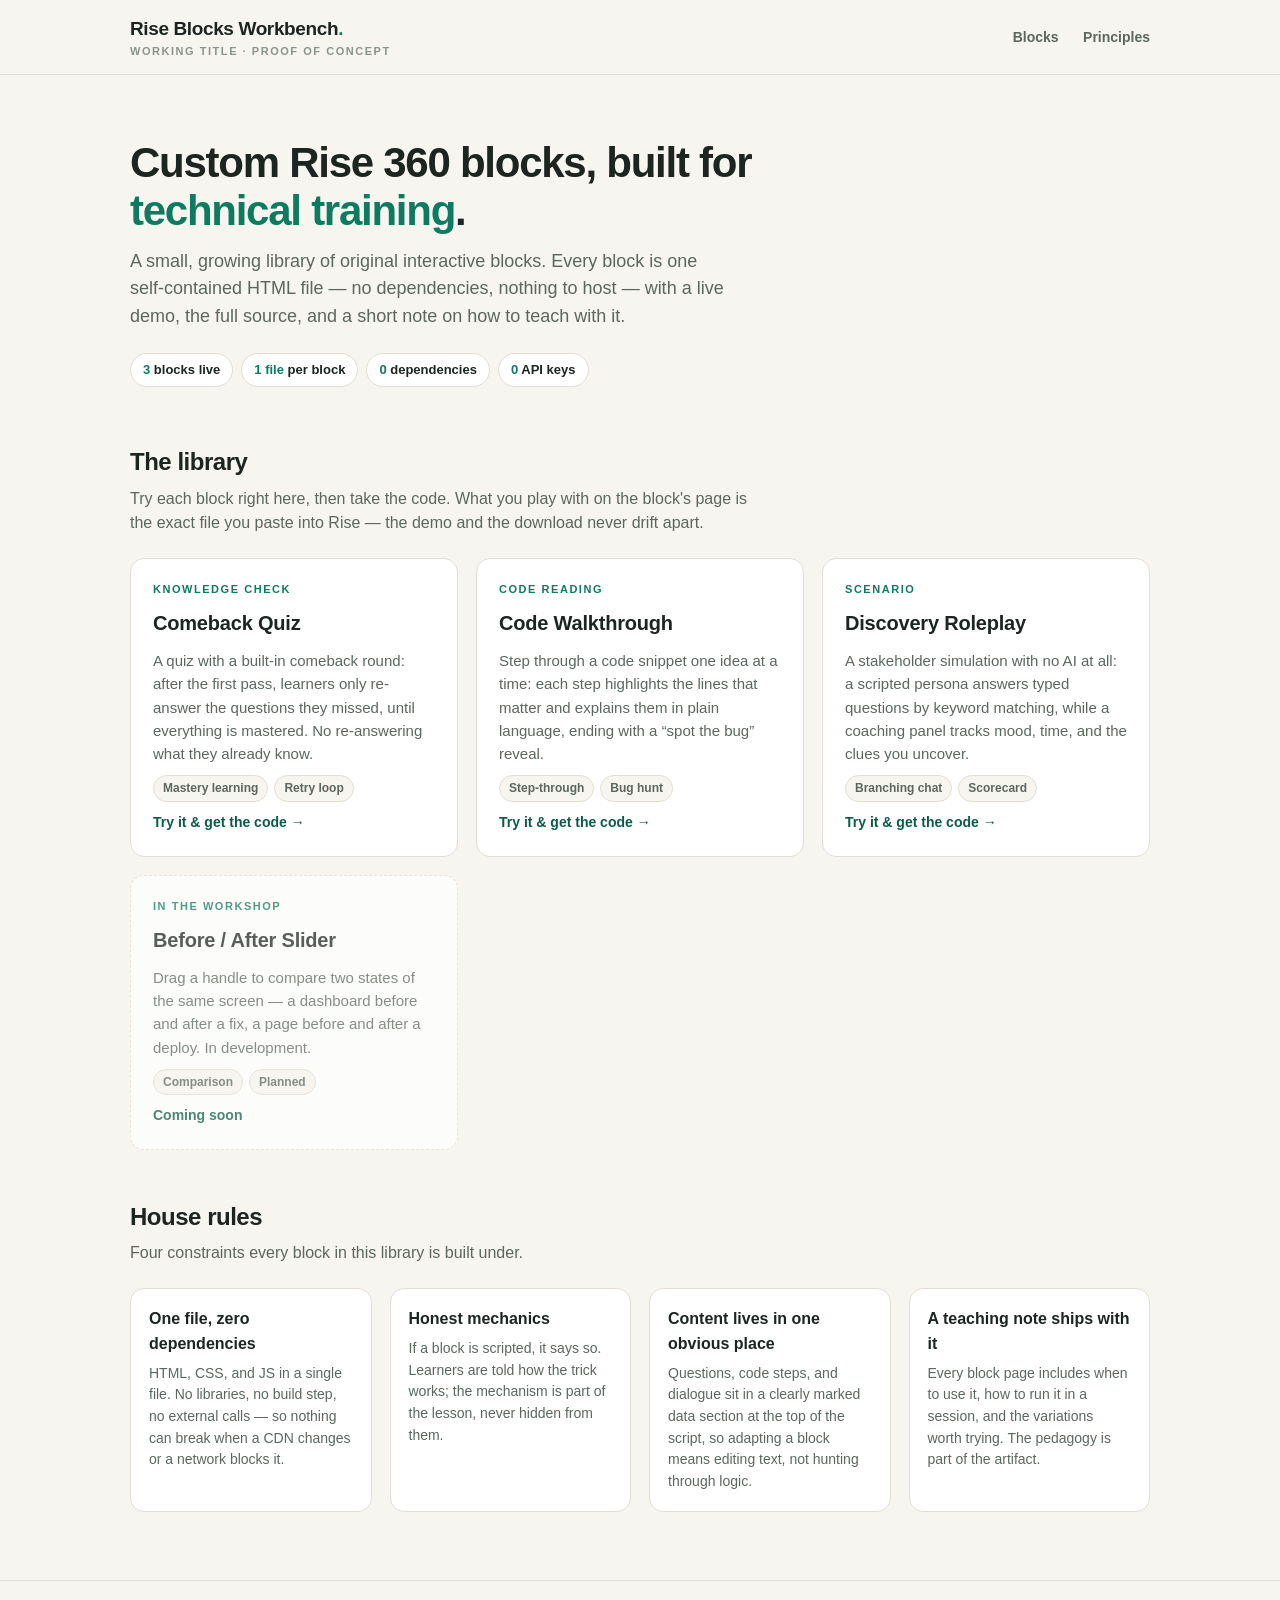
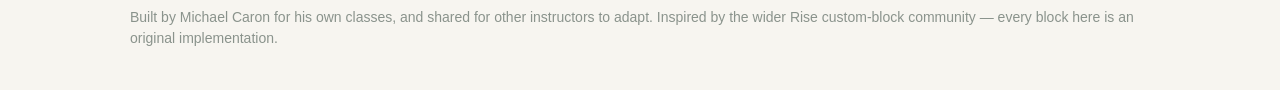
<file: index.html>
<!DOCTYPE html>
<html lang="en">
<head>
<meta charset="UTF-8">
<meta name="viewport" content="width=device-width, initial-scale=1.0">
<title>Rise Blocks Workbench — Custom Rise 360 blocks for technical training</title>
<meta name="description" content="A small library of original, single-file custom blocks for Rise 360, built for technical training. Live demos, copyable code, and a teaching note for every block.">
<link rel="stylesheet" href="assets/site.css">
</head>
<body>

<header class="site-head">
  <div class="wrap">
    <a class="wordmark" href="index.html">Rise Blocks Workbench<span class="dot">.</span>
      <small>Working title · proof of concept</small></a>
    <nav>
      <a href="#blocks">Blocks</a>
      <a href="#principles">Principles</a>
    </nav>
  </div>
</header>

<main class="wrap">

  <section class="hero">
    <h1>Custom Rise 360 blocks, built for <em>technical training</em>.</h1>
    <p>A small, growing library of original interactive blocks. Every block is one self-contained
       HTML file — no dependencies, nothing to host — with a live demo, the full source,
       and a short note on how to teach with it.</p>
    <div class="chips">
      <span class="chip"><b>3</b> blocks live</span>
      <span class="chip"><b>1 file</b> per block</span>
      <span class="chip"><b>0</b> dependencies</span>
      <span class="chip"><b>0</b> API keys</span>
    </div>
  </section>

  <section class="catalog" id="blocks">
    <h2>The library</h2>
    <p class="lede">Try each block right here, then take the code. What you play with on the
       block's page is the exact file you paste into Rise — the demo and the download never drift apart.</p>
    <div class="grid">

      <a class="card" href="library/comeback-quiz.html">
        <span class="kind">Knowledge check</span>
        <h3>Comeback Quiz</h3>
        <p>A quiz with a built-in comeback round: after the first pass, learners only re-answer
           the questions they missed, until everything is mastered. No re-answering what they already know.</p>
        <span class="tags"><span class="tag">Mastery learning</span><span class="tag">Retry loop</span></span>
        <span class="go">Try it &amp; get the code →</span>
      </a>

      <a class="card" href="library/code-walkthrough.html">
        <span class="kind">Code reading</span>
        <h3>Code Walkthrough</h3>
        <p>Step through a code snippet one idea at a time: each step highlights the lines that
           matter and explains them in plain language, ending with a “spot the bug” reveal.</p>
        <span class="tags"><span class="tag">Step-through</span><span class="tag">Bug hunt</span></span>
        <span class="go">Try it &amp; get the code →</span>
      </a>

      <a class="card" href="library/discovery-roleplay.html">
        <span class="kind">Scenario</span>
        <h3>Discovery Roleplay</h3>
        <p>A stakeholder simulation with no AI at all: a scripted persona answers typed questions
           by keyword matching, while a coaching panel tracks mood, time, and the clues you uncover.</p>
        <span class="tags"><span class="tag">Branching chat</span><span class="tag">Scorecard</span></span>
        <span class="go">Try it &amp; get the code →</span>
      </a>

      <div class="card soon">
        <span class="kind">In the workshop</span>
        <h3>Before / After Slider</h3>
        <p>Drag a handle to compare two states of the same screen — a dashboard before and after
           a fix, a page before and after a deploy. In development.</p>
        <span class="tags"><span class="tag">Comparison</span><span class="tag">Planned</span></span>
        <span class="go">Coming soon</span>
      </div>

    </div>
  </section>

  <section class="section" id="principles">
    <h2>House rules</h2>
    <p class="lede">Four constraints every block in this library is built under.</p>
    <div class="principles">
      <div class="principle">
        <h3>One file, zero dependencies</h3>
        <p>HTML, CSS, and JS in a single file. No libraries, no build step, no external calls —
           so nothing can break when a CDN changes or a network blocks it.</p>
      </div>
      <div class="principle">
        <h3>Honest mechanics</h3>
        <p>If a block is scripted, it says so. Learners are told how the trick works;
           the mechanism is part of the lesson, never hidden from them.</p>
      </div>
      <div class="principle">
        <h3>Content lives in one obvious place</h3>
        <p>Questions, code steps, and dialogue sit in a clearly marked data section at the top
           of the script, so adapting a block means editing text, not hunting through logic.</p>
      </div>
      <div class="principle">
        <h3>A teaching note ships with it</h3>
        <p>Every block page includes when to use it, how to run it in a session, and the
           variations worth trying. The pedagogy is part of the artifact.</p>
      </div>
    </div>
  </section>

</main>

<footer class="site-foot">
  <div class="wrap">
    Built by Michael Caron for his own classes, and shared for other instructors to adapt.
    Inspired by the wider Rise custom-block community — every block here is an original implementation.
  </div>
</footer>

</body>
</html>
</file>
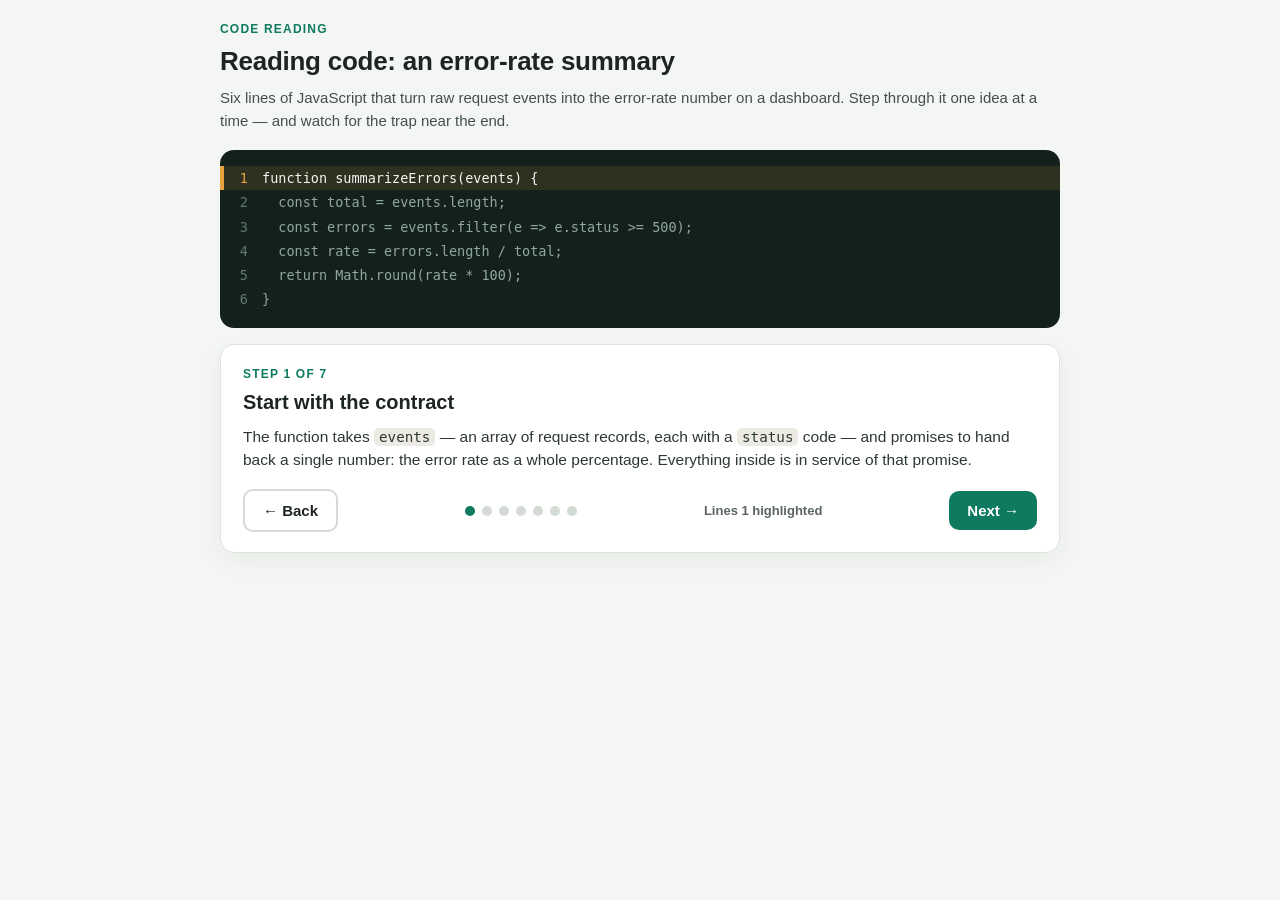
<file: blocks/code-walkthrough.html>
<!DOCTYPE html>
<html lang="en">
<head>
<meta charset="UTF-8">
<meta name="viewport" content="width=device-width, initial-scale=1.0">
<title>Code Walkthrough</title>
<style>
  *{box-sizing:border-box}
  body{margin:0;font-family:-apple-system,BlinkMacSystemFont,"Segoe UI",Roboto,Helvetica,Arial,sans-serif;
    background:#f4f6f4;color:#1d2521;line-height:1.5}
  .cw{max-width:880px;margin:0 auto;padding:20px}
  .cw-label{font-size:12px;font-weight:800;letter-spacing:.1em;text-transform:uppercase;color:#0e7a5f}
  .cw-title{margin:4px 0 6px;font-size:26px;letter-spacing:-.01em}
  .cw-sub{margin:0 0 18px;color:#43514a;font-size:15px}
  .cw-code{background:#14201c;border-radius:14px;padding:16px 0;overflow-x:auto;margin-bottom:16px}
  .cw-line{display:flex;gap:0;padding:2px 16px 2px 0;border-left:4px solid transparent;transition:background .2s}
  .cw-line .no{width:38px;flex:none;text-align:right;padding-right:14px;color:#5f7a6e;
    font-family:ui-monospace,SFMono-Regular,Menlo,Consolas,monospace;font-size:13.5px;user-select:none}
  .cw-line code{font-family:ui-monospace,SFMono-Regular,Menlo,Consolas,monospace;
    font-size:13.5px;color:#8fa89c;white-space:pre;transition:color .2s}
  .cw-line.on{background:rgba(232,163,61,.13);border-left-color:#e8a33d}
  .cw-line.on code{color:#f2f5f2}
  .cw-line.on .no{color:#e8a33d}
  .cw-panel{background:#fff;border:1px solid #dde3dd;border-radius:14px;padding:20px 22px;
    box-shadow:0 8px 24px rgba(20,32,28,.05)}
  .cw-step-kicker{font-size:12px;font-weight:800;letter-spacing:.1em;text-transform:uppercase;color:#0e7a5f;margin-bottom:4px}
  .cw-step-title{margin:0 0 8px;font-size:20px}
  .cw-step-text{margin:0;color:#2c3831;font-size:15.5px}
  .cw-step-text code{font-family:ui-monospace,Menlo,Consolas,monospace;font-size:.92em;
    background:#eceae2;border-radius:5px;padding:1px 5px}
  .cw-fix{display:none;margin-top:14px;background:#14201c;border-radius:10px;padding:12px 16px}
  .cw-fix.show{display:block}
  .cw-fix code{font-family:ui-monospace,Menlo,Consolas,monospace;font-size:13px;color:#dce8e2;white-space:pre}
  .cw-fix .plus{color:#7ee2ae}
  .cw-nav{display:flex;align-items:center;justify-content:space-between;gap:12px;margin-top:18px;flex-wrap:wrap}
  .cw-btn{border:0;border-radius:10px;padding:11px 18px;font-size:15px;font-weight:700;cursor:pointer;background:#0e7a5f;color:#fff}
  .cw-btn:disabled{background:#a9b3ac;cursor:not-allowed}
  .cw-btn.ghost{background:transparent;border:2px solid #d4dad4;color:#1d2521}
  .cw-dots{display:flex;gap:7px}
  .cw-dot{width:10px;height:10px;border-radius:50%;background:#d4dad4;border:0;padding:0;cursor:pointer}
  .cw-dot.on{background:#0e7a5f}
  .cw-count{font-size:13px;color:#5c665f;font-weight:600}
</style>
</head>
<body>
<div class="cw">
  <div class="cw-label">Code reading</div>
  <h2 class="cw-title" id="cwTitle">Reading code: an error-rate summary</h2>
  <p class="cw-sub" id="cwSub">Six lines of JavaScript that turn raw request events into the error-rate
     number on a dashboard. Step through it one idea at a time — and watch for the trap near the end.</p>

  <div class="cw-code" id="cwCode" aria-label="Code snippet"></div>

  <div class="cw-panel">
    <div class="cw-step-kicker" id="cwKicker">Step 1</div>
    <h3 class="cw-step-title" id="cwStepTitle"></h3>
    <p class="cw-step-text" id="cwStepText"></p>
    <div class="cw-fix" id="cwFix"><code id="cwFixCode"></code></div>
    <div class="cw-nav">
      <button class="cw-btn ghost" id="cwPrev">← Back</button>
      <div class="cw-dots" id="cwDots"></div>
      <span class="cw-count" id="cwCount"></span>
      <button class="cw-btn" id="cwNext">Next →</button>
    </div>
  </div>
</div>

<script>
/* ============================================================
   EDIT ME — the code being walked through, one string per line.
   ============================================================ */
var CODE = [
  "function summarizeErrors(events) {",
  "  const total = events.length;",
  "  const errors = events.filter(e => e.status >= 500);",
  "  const rate = errors.length / total;",
  "  return Math.round(rate * 100);",
  "}"
];

/* ============================================================
   EDIT ME — the steps. lines = 1-based line numbers to light up.
   Optional fix = a code snippet shown in a dark box (used for
   the "here's the repair" step).
   ============================================================ */
var STEPS = [
  {
    lines: [1],
    title: "Start with the contract",
    text: "The function takes <code>events</code> — an array of request records, each with a " +
          "<code>status</code> code — and promises to hand back a single number: the error rate " +
          "as a whole percentage. Everything inside is in service of that promise."
  },
  {
    lines: [2],
    title: "Count everything",
    text: "<code>total</code> is simply how many requests came in. This is the denominator of the " +
          "rate — the number every error will be compared against. Keep this line in mind; it matters later."
  },
  {
    lines: [3],
    title: "Count the failures",
    text: "<code>filter</code> keeps only the events whose status is 500 or above — the server-side " +
          "errors. Client mistakes (404s and friends) don't count here: this function measures " +
          "<em>our</em> failures, not the caller's."
  },
  {
    lines: [4],
    title: "Do the division",
    text: "Errors divided by total gives a fraction like 0.043. Simple — and quietly dependent on " +
          "an assumption the code never checks. Can you see it yet?"
  },
  {
    lines: [5],
    title: "Round it for humans",
    text: "<code>rate * 100</code> turns the fraction into a percentage and <code>Math.round</code> " +
          "drops the decimals, so a dashboard shows “4%” instead of “4.285714%”. The function ends here."
  },
  {
    lines: [2, 4],
    title: "Spot the bug: what if nothing happened?",
    text: "Run this at 3 a.m. on a quiet service and <code>events</code> can be empty. Then " +
          "<code>total</code> is 0, and line 4 divides by zero. In JavaScript that doesn't throw — " +
          "it returns <code>NaN</code>, and the dashboard quietly displays “NaN%” instead of an error. " +
          "The emptiest hour looks like a monitoring failure."
  },
  {
    lines: [4],
    title: "The fix: guard the denominator",
    text: "One line, placed before the division, turns the silent <code>NaN</code> into an honest 0. " +
          "Small functions earn trust at their edges: empty input, missing fields, and midnight are " +
          "where they break. When you read code, read the edges first.",
    fix: "+ if (total === 0) return 0;"
  }
];

/* ======================= engine (no need to edit) ======================= */
(function () {
  var step = 0;
  var codeEl = document.getElementById("cwCode");
  var dotsEl = document.getElementById("cwDots");

  function esc(s) {
    return s.replace(/&/g, "&amp;").replace(/</g, "&lt;").replace(/>/g, "&gt;");
  }

  CODE.forEach(function (line, i) {
    var row = document.createElement("div");
    row.className = "cw-line";
    row.id = "cwLine" + (i + 1);
    row.innerHTML = '<span class="no">' + (i + 1) + "</span><code>" + esc(line) + "</code>";
    codeEl.appendChild(row);
  });

  STEPS.forEach(function (_, i) {
    var d = document.createElement("button");
    d.className = "cw-dot";
    d.setAttribute("aria-label", "Go to step " + (i + 1));
    d.addEventListener("click", function () { go(i); });
    dotsEl.appendChild(d);
  });

  function go(i) {
    step = Math.max(0, Math.min(STEPS.length - 1, i));
    var s = STEPS[step];
    CODE.forEach(function (_, li) {
      document.getElementById("cwLine" + (li + 1)).classList.toggle("on", s.lines.indexOf(li + 1) !== -1);
    });
    document.getElementById("cwKicker").textContent =
      "Step " + (step + 1) + " of " + STEPS.length;
    document.getElementById("cwStepTitle").textContent = s.title;
    document.getElementById("cwStepText").innerHTML = s.text;
    var fix = document.getElementById("cwFix");
    if (s.fix) {
      document.getElementById("cwFixCode").innerHTML =
        '<span class="plus">' + esc(s.fix) + "</span>";
      fix.classList.add("show");
    } else {
      fix.classList.remove("show");
    }
    Array.prototype.forEach.call(dotsEl.children, function (d, di) {
      d.classList.toggle("on", di === step);
    });
    document.getElementById("cwCount").textContent =
      "Lines " + s.lines.join(", ") + " highlighted";
    document.getElementById("cwPrev").disabled = step === 0;
    document.getElementById("cwNext").disabled = step === STEPS.length - 1;
    document.getElementById("cwNext").textContent =
      step === STEPS.length - 1 ? "Done" : "Next →";
  }

  document.getElementById("cwPrev").addEventListener("click", function () { go(step - 1); });
  document.getElementById("cwNext").addEventListener("click", function () { go(step + 1); });
  document.addEventListener("keydown", function (e) {
    if (e.key === "ArrowRight") go(step + 1);
    if (e.key === "ArrowLeft") go(step - 1);
  });

  go(0);
})();
</script>
</body>
</html>
</file>
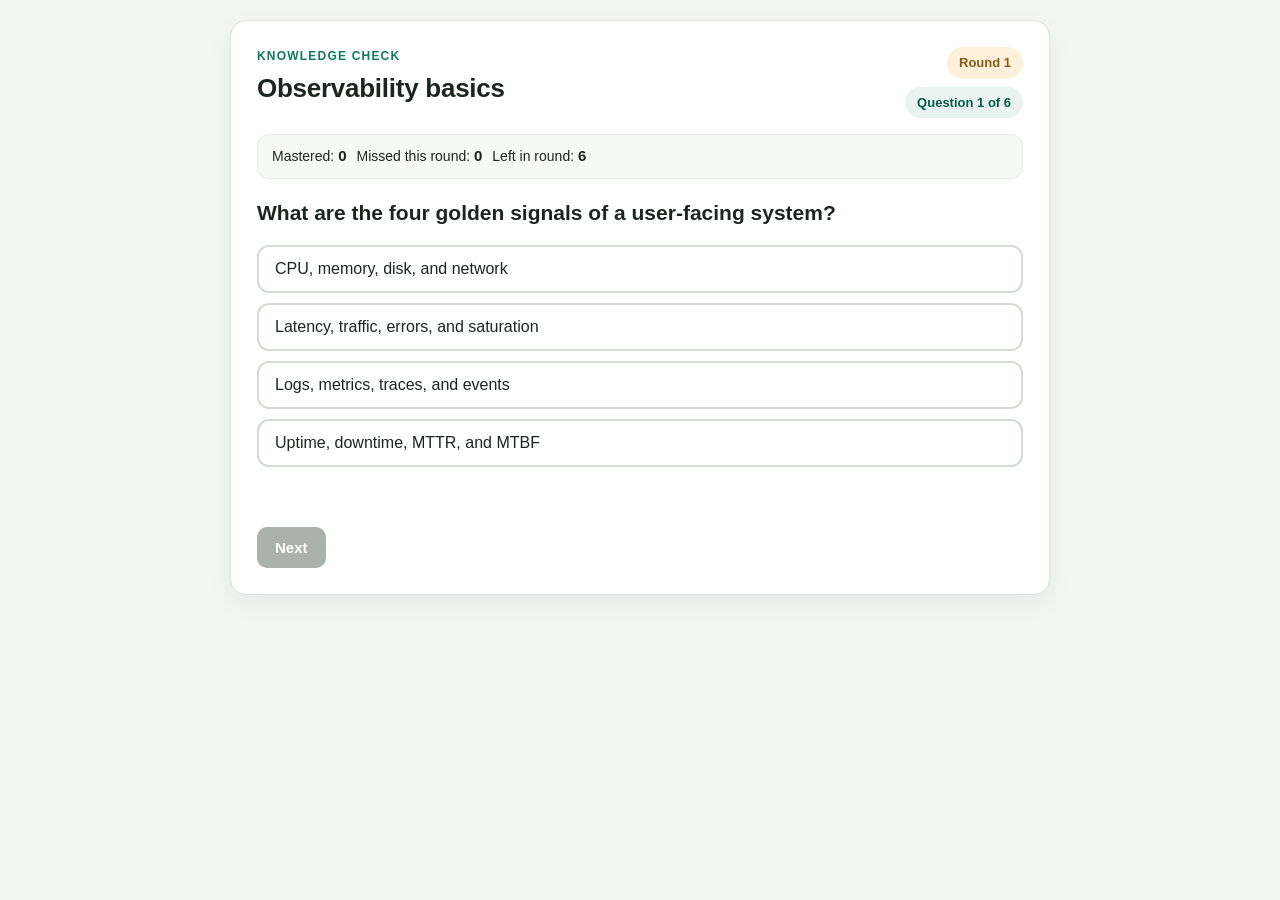
<file: blocks/comeback-quiz.html>
<!DOCTYPE html>
<html lang="en">
<head>
<meta charset="UTF-8">
<meta name="viewport" content="width=device-width, initial-scale=1.0">
<title>Comeback Quiz</title>
<style>
  *{box-sizing:border-box}
  body{margin:0;font-family:-apple-system,BlinkMacSystemFont,"Segoe UI",Roboto,Helvetica,Arial,sans-serif;
    background:#f4f6f4;color:#1d2521;line-height:1.5}
  .cq{max-width:860px;margin:0 auto;padding:20px}
  .cq-card{background:#fff;border:1px solid #dde3dd;border-radius:16px;padding:26px;
    box-shadow:0 8px 24px rgba(20,32,28,.06)}
  .cq-head{display:flex;justify-content:space-between;align-items:flex-start;gap:16px;flex-wrap:wrap;margin-bottom:16px}
  .cq-label{font-size:12px;font-weight:800;letter-spacing:.1em;text-transform:uppercase;color:#0e7a5f;margin-bottom:4px}
  .cq-title{margin:0;font-size:26px;letter-spacing:-.01em}
  .cq-badges{display:flex;flex-direction:column;gap:8px;align-items:flex-end}
  .cq-badge{background:#e9f4f0;color:#0a5c48;padding:6px 12px;border-radius:999px;font-size:13px;font-weight:700}
  .cq-badge.round{background:#fdf1dc;color:#8a5a12}
  .cq-score{display:flex;flex-wrap:wrap;gap:10px;background:#f7f9f7;border:1px solid #e4e9e4;
    border-radius:12px;padding:10px 14px;font-size:14px;margin-bottom:20px}
  .cq-score span b{font-size:15px}
  .cq-q{font-size:21px;font-weight:700;line-height:1.35;margin:0 0 18px}
  .cq-answers{display:grid;gap:10px}
  .cq-answer{width:100%;text-align:left;border:2px solid #d4dad4;background:#fff;color:#1d2521;
    border-radius:12px;padding:13px 16px;font-size:16px;cursor:pointer;transition:border-color .15s,background .15s}
  .cq-answer:hover:not(:disabled){border-color:#0e7a5f;background:#f2f8f5}
  .cq-answer:disabled{cursor:default}
  .cq-answer.right{border-color:#1d9d63;background:#eafaf1;font-weight:700}
  .cq-answer.wrong{border-color:#d24545;background:#fdf0f0;font-weight:700}
  .cq-feedback{margin-top:16px;min-height:24px;font-size:15px}
  .cq-feedback .verdict{font-weight:800}
  .cq-feedback .verdict.right{color:#157347}
  .cq-feedback .verdict.wrong{color:#b02a2a}
  .cq-feedback .why{display:block;margin-top:4px;color:#43514a;font-weight:400}
  .cq-actions{display:flex;gap:10px;flex-wrap:wrap;margin-top:20px}
  .cq-btn{border:0;border-radius:10px;padding:12px 18px;font-size:15px;font-weight:700;cursor:pointer}
  .cq-btn.primary{background:#0e7a5f;color:#fff}
  .cq-btn.primary:disabled{background:#a9b3ac;cursor:not-allowed}
  .cq-btn.retry{background:#e8a33d;color:#231a05}
  .cq-btn.dark{background:#1d2521;color:#fff}
  .cq-btn.ghost{background:transparent;border:2px solid #d4dad4;color:#1d2521}
  .cq-done{background:#eafaf1;border:1px solid #9fd8b8;border-radius:14px;padding:20px;font-size:16px}
  .cq-done h3{margin:0 0 8px;font-size:20px}
  .cq-done p{margin:0 0 6px}
  @media(max-width:600px){.cq-badges{align-items:flex-start}.cq-q{font-size:19px}}
</style>
</head>
<body>
<div class="cq">
  <div class="cq-card">
    <div class="cq-head">
      <div>
        <div class="cq-label">Knowledge check</div>
        <h2 class="cq-title" id="cqTitle">Observability basics</h2>
      </div>
      <div class="cq-badges">
        <span class="cq-badge round" id="cqRound">Round 1</span>
        <span class="cq-badge" id="cqProgress">Question 1 of 6</span>
      </div>
    </div>

    <div class="cq-score" aria-live="polite">
      <span>Mastered: <b id="cqMastered">0</b></span>
      <span>Missed this round: <b id="cqMissed">0</b></span>
      <span>Left in round: <b id="cqLeft">6</b></span>
    </div>

    <div id="cqBody">
      <p class="cq-q" id="cqQuestion"></p>
      <div class="cq-answers" id="cqAnswers"></div>
      <div class="cq-feedback" id="cqFeedback" aria-live="polite"></div>
      <div class="cq-actions">
        <button class="cq-btn primary" id="cqNext" disabled>Next</button>
        <button class="cq-btn retry" id="cqRetry" style="display:none">Start comeback round</button>
        <button class="cq-btn dark" id="cqRestart" style="display:none">Restart full quiz</button>
      </div>
    </div>
  </div>
</div>

<script>
/* ============================================================
   EDIT ME — your questions live here.
   answer = index of the correct option. why = feedback shown
   after answering, right or wrong.
   ============================================================ */
var QUESTIONS = [
  {
    q: "What are the four golden signals of a user-facing system?",
    options: [
      "CPU, memory, disk, and network",
      "Latency, traffic, errors, and saturation",
      "Logs, metrics, traces, and events",
      "Uptime, downtime, MTTR, and MTBF"
    ],
    answer: 1,
    why: "Latency, traffic, errors, and saturation — if you can only watch four things, watch these; they describe the service as its users experience it."
  },
  {
    q: "In NRQL, which clause narrows a query down to a single application?",
    options: ["FACET", "SINCE", "WHERE", "TIMESERIES"],
    answer: 2,
    why: "WHERE filters the events before anything is counted. FACET groups results, SINCE sets the time window, and TIMESERIES buckets them over time."
  },
  {
    q: "What does an SLO actually measure?",
    options: [
      "How fast the servers are",
      "Whether users are getting the level of service you promised them",
      "How many alerts fired this week",
      "The team's average ticket close time"
    ],
    answer: 1,
    why: "A service level objective is a promise about user experience — for example, 99.9% of requests succeeding — measured over a window of time."
  },
  {
    q: "A deploy finishes at 14:00. At 14:05 the error rate triples. What's the first thing to check?",
    options: [
      "Add more servers",
      "Restart every instance",
      "Wait an hour to see if it settles",
      "The change that just shipped"
    ],
    answer: 3,
    why: "Most incidents begin with a change. When the timeline points at a deploy, the deploy is suspect number one until the evidence clears it."
  },
  {
    q: "Which of these is a trace?",
    options: [
      "A chart of requests per minute",
      "One log line from a web server",
      "The connected path of spans one request took through your services",
      "A count of errors grouped by type"
    ],
    answer: 2,
    why: "A trace follows a single request across services as a chain of timed spans — it's how you see where one slow or failing request actually spent its time."
  },
  {
    q: "Your error budget for the month is fully spent by the 10th. What does that mean?",
    options: [
      "The SLO target was met early — ship freely",
      "Users experienced more unreliability than promised, so reliability work outranks new features until the budget recovers",
      "The monitoring bill is due",
      "Alerts should be muted until next month"
    ],
    answer: 1,
    why: "The error budget is the amount of unreliability the SLO allows. Burning it early is a signal to slow down and fix, not to mute the evidence."
  }
];

/* ======================= engine (no need to edit) ======================= */
(function () {
  var mastered = {};        // index -> true once answered correctly in any round
  var firstTryRight = 0;    // correct on the very first attempt
  var attempted = {};       // index -> true once attempted at all
  var round = 1;
  var queue = QUESTIONS.map(function (_, i) { return i; });
  var pos = 0;
  var missedThisRound = [];
  var answered = false;

  var el = function (id) { return document.getElementById(id); };
  var qEl = el("cqQuestion"), aEl = el("cqAnswers"), fEl = el("cqFeedback");
  var nextBtn = el("cqNext"), retryBtn = el("cqRetry"), restartBtn = el("cqRestart");

  function renderScore() {
    el("cqMastered").textContent = Object.keys(mastered).length;
    el("cqMissed").textContent = missedThisRound.length;
    el("cqLeft").textContent = queue.length - pos - (answered ? 1 : 0);
    el("cqRound").textContent = "Round " + round + (round > 1 ? " — missed questions only" : "");
    el("cqProgress").textContent = "Question " + Math.min(pos + 1, queue.length) + " of " + queue.length;
  }

  function renderQuestion() {
    answered = false;
    var item = QUESTIONS[queue[pos]];
    qEl.textContent = item.q;
    fEl.innerHTML = "";
    aEl.innerHTML = "";
    item.options.forEach(function (text, i) {
      var b = document.createElement("button");
      b.className = "cq-answer";
      b.textContent = text;
      b.addEventListener("click", function () { answer(i, b); });
      aEl.appendChild(b);
    });
    nextBtn.disabled = true;
    nextBtn.style.display = "";
    retryBtn.style.display = "none";
    restartBtn.style.display = "none";
    renderScore();
  }

  function answer(i, btn) {
    if (answered) return;
    answered = true;
    var idx = queue[pos];
    var item = QUESTIONS[idx];
    var right = i === item.answer;
    var firstAttempt = !attempted[idx];
    attempted[idx] = true;

    Array.prototype.forEach.call(aEl.children, function (b, bi) {
      b.disabled = true;
      if (bi === item.answer) b.classList.add("right");
    });
    if (!right) {
      btn.classList.add("wrong");
      missedThisRound.push(idx);
    } else {
      mastered[idx] = true;
      if (firstAttempt) firstTryRight++;
    }
    fEl.innerHTML = "";
    var v = document.createElement("span");
    v.className = "verdict " + (right ? "right" : "wrong");
    v.textContent = right ? "Correct." : "Not quite.";
    var w = document.createElement("span");
    w.className = "why";
    w.textContent = item.why;
    fEl.appendChild(v); fEl.appendChild(w);
    nextBtn.disabled = false;
    renderScore();
  }

  function endOfRound() {
    var total = QUESTIONS.length;
    var done = Object.keys(mastered).length;
    aEl.innerHTML = ""; fEl.innerHTML = "";
    if (missedThisRound.length === 0) {
      qEl.textContent = "Quiz complete";
      var box = document.createElement("div");
      box.className = "cq-done";
      box.innerHTML = "<h3>Everything mastered 🎉</h3>" +
        "<p>First-try score: <b>" + firstTryRight + " of " + total + "</b>.</p>" +
        "<p>Rounds taken: <b>" + round + "</b>. " +
        (round === 1 ? "Clean sweep — no comeback round needed."
                     : "The comeback rounds did their job: you finished on the questions that were actually hard for you, not the whole quiz again.") +
        "</p>";
      aEl.appendChild(box);
      nextBtn.style.display = "none";
      retryBtn.style.display = "none";
      restartBtn.style.display = "";
    } else {
      qEl.textContent = "Round " + round + " complete";
      var note = document.createElement("div");
      note.className = "cq-done";
      note.innerHTML = "<h3>" + done + " of " + total + " mastered</h3>" +
        "<p>You missed <b>" + missedThisRound.length + "</b> question" +
        (missedThisRound.length === 1 ? "" : "s") +
        ". The comeback round asks only those — nothing you've already proven you know.</p>";
      aEl.appendChild(note);
      nextBtn.style.display = "none";
      retryBtn.style.display = "";
      restartBtn.style.display = "";
    }
    renderScore();
  }

  nextBtn.addEventListener("click", function () {
    pos++;
    if (pos >= queue.length) endOfRound(); else renderQuestion();
  });

  retryBtn.addEventListener("click", function () {
    queue = missedThisRound.slice();
    missedThisRound = [];
    pos = 0;
    round++;
    renderQuestion();
  });

  restartBtn.addEventListener("click", function () {
    mastered = {}; attempted = {}; firstTryRight = 0;
    round = 1; missedThisRound = [];
    queue = QUESTIONS.map(function (_, i) { return i; });
    pos = 0;
    renderQuestion();
  });

  renderQuestion();
})();
</script>
</body>
</html>
</file>
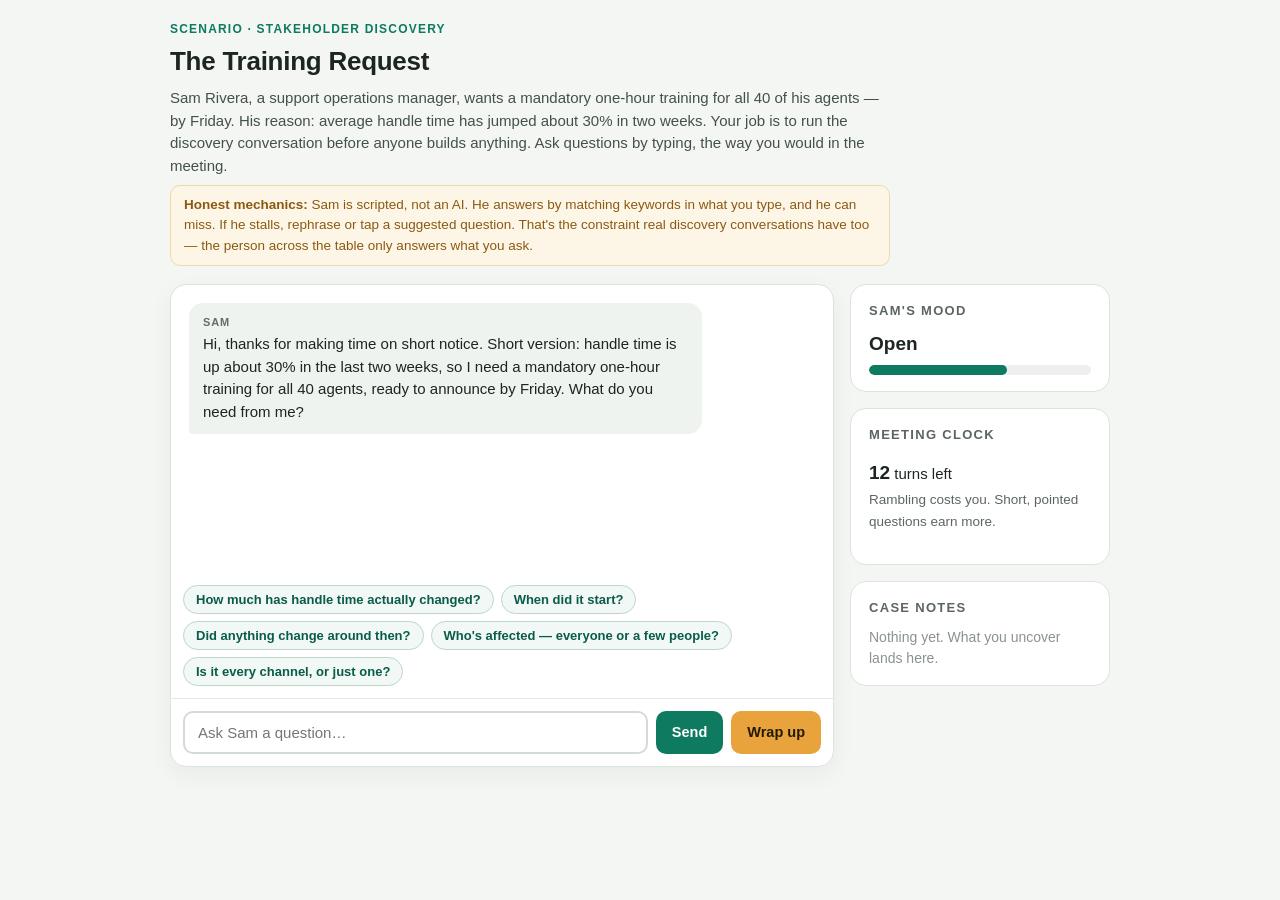
<file: blocks/discovery-roleplay.html>
<!DOCTYPE html>
<html lang="en">
<head>
<meta charset="UTF-8">
<meta name="viewport" content="width=device-width, initial-scale=1.0">
<title>Discovery Roleplay — The Training Request</title>
<style>
  *{box-sizing:border-box}
  body{margin:0;font-family:-apple-system,BlinkMacSystemFont,"Segoe UI",Roboto,Helvetica,Arial,sans-serif;
    background:#f4f6f4;color:#1d2521;line-height:1.5}
  .rp{max-width:980px;margin:0 auto;padding:20px}
  .rp-label{font-size:12px;font-weight:800;letter-spacing:.1em;text-transform:uppercase;color:#0e7a5f}
  .rp-title{margin:4px 0 6px;font-size:26px;letter-spacing:-.01em}
  .rp-brief{margin:0 0 8px;color:#43514a;font-size:15px;max-width:720px}
  .rp-honest{margin:0 0 18px;font-size:13.5px;color:#8a5a12;background:#fdf6e7;border:1px solid #ecd9a8;
    border-radius:10px;padding:9px 13px;max-width:720px}
  .rp-grid{display:grid;grid-template-columns:1fr 260px;gap:16px;align-items:start}
  @media(max-width:780px){.rp-grid{grid-template-columns:1fr}}
  .rp-chat{background:#fff;border:1px solid #dde3dd;border-radius:16px;display:flex;flex-direction:column;
    box-shadow:0 8px 24px rgba(20,32,28,.05)}
  .rp-log{padding:18px;display:flex;flex-direction:column;gap:12px;min-height:300px;max-height:460px;overflow-y:auto}
  .rp-msg{max-width:82%;padding:11px 14px;border-radius:14px;font-size:15px}
  .rp-msg.sam{background:#eef3f0;border-bottom-left-radius:4px;align-self:flex-start}
  .rp-msg.you{background:#0e7a5f;color:#fff;border-bottom-right-radius:4px;align-self:flex-end}
  .rp-msg .who{display:block;font-size:11px;font-weight:800;letter-spacing:.08em;text-transform:uppercase;opacity:.65;margin-bottom:3px}
  .rp-msg.typing{color:#5c665f;font-style:italic}
  .rp-input{border-top:1px solid #e4e9e4;padding:12px;display:flex;gap:8px}
  .rp-input input{flex:1;border:2px solid #d4dad4;border-radius:10px;padding:11px 13px;font-size:15px;font-family:inherit}
  .rp-input input:focus{outline:none;border-color:#0e7a5f}
  .rp-btn{border:0;border-radius:10px;padding:11px 16px;font-size:14.5px;font-weight:700;cursor:pointer;background:#0e7a5f;color:#fff}
  .rp-btn:disabled{background:#a9b3ac;cursor:not-allowed}
  .rp-btn.amber{background:#e8a33d;color:#231a05}
  .rp-btn.dark{background:#1d2521;color:#fff}
  .rp-btn.ghost{background:transparent;border:2px solid #d4dad4;color:#1d2521}
  .rp-chips{display:flex;flex-wrap:wrap;gap:7px;padding:0 12px 12px}
  .rp-chip{border:1.5px solid #bcd6cc;background:#f2f8f5;color:#0a5c48;border-radius:999px;
    padding:6px 12px;font-size:13px;font-weight:600;cursor:pointer}
  .rp-chip:hover{background:#e3f0ea}
  .rp-side{display:flex;flex-direction:column;gap:16px}
  .rp-panel{background:#fff;border:1px solid #dde3dd;border-radius:16px;padding:16px 18px}
  .rp-panel h3{margin:0 0 10px;font-size:13px;letter-spacing:.1em;text-transform:uppercase;color:#5c665f}
  .rp-mood-name{font-size:19px;font-weight:800;margin-bottom:6px}
  .rp-meter{height:10px;background:#edf0ed;border-radius:99px;overflow:hidden}
  .rp-meter i{display:block;height:100%;background:#0e7a5f;border-radius:99px;transition:width .5s ease}
  .rp-clock{font-size:15px}
  .rp-clock b{font-size:19px}
  .rp-notes{margin:0;padding-left:18px;font-size:14px;color:#2c3831}
  .rp-notes li{margin-bottom:7px}
  .rp-notes-empty{font-size:14px;color:#8a938c;margin:0}
  .rp-wrap{padding:18px}
  .rp-wrap h3{margin:0 0 10px;font-size:18px}
  .rp-rec{display:block;width:100%;text-align:left;border:2px solid #d4dad4;background:#fff;border-radius:12px;
    padding:13px 15px;font-size:15px;cursor:pointer;margin-bottom:10px;font-family:inherit}
  .rp-rec:hover{border-color:#0e7a5f;background:#f2f8f5}
  .rp-score{padding:18px}
  .rp-score h3{margin:0 0 12px;font-size:19px}
  .rp-score-row{border-top:1px solid #edf0ed;padding:10px 0}
  .rp-score-row:first-of-type{border-top:0}
  .rp-score-row .k{font-size:12px;font-weight:800;letter-spacing:.09em;text-transform:uppercase;color:#0e7a5f}
  .rp-score-row .v{font-weight:700;margin:2px 0}
  .rp-score-row p{margin:0;font-size:14px;color:#43514a}
</style>
</head>
<body>
<div class="rp">
  <div class="rp-label">Scenario · stakeholder discovery</div>
  <h2 class="rp-title">The Training Request</h2>
  <p class="rp-brief">Sam Rivera, a support operations manager, wants a mandatory one-hour training for all
     40 of his agents — by Friday. His reason: average handle time has jumped about 30% in two weeks.
     Your job is to run the discovery conversation before anyone builds anything. Ask questions by typing,
     the way you would in the meeting.</p>
  <p class="rp-honest"><b>Honest mechanics:</b> Sam is scripted, not an AI. He answers by matching keywords
     in what you type, and he can miss. If he stalls, rephrase or tap a suggested question. That's the
     constraint real discovery conversations have too — the person across the table only answers what you ask.</p>

  <div class="rp-grid">
    <div class="rp-chat">
      <div class="rp-log" id="rpLog" aria-live="polite"></div>
      <div id="rpCompose">
        <div class="rp-chips" id="rpChips"></div>
        <form class="rp-input" id="rpForm">
          <input id="rpText" type="text" autocomplete="off" placeholder="Ask Sam a question…">
          <button class="rp-btn" type="submit">Send</button>
          <button class="rp-btn amber" type="button" id="rpWrapBtn">Wrap up</button>
        </form>
      </div>
      <div id="rpEnd"></div>
    </div>

    <div class="rp-side">
      <div class="rp-panel">
        <h3>Sam's mood</h3>
        <div class="rp-mood-name" id="rpMoodName">Open</div>
        <div class="rp-meter"><i id="rpMoodBar" style="width:62%"></i></div>
      </div>
      <div class="rp-panel">
        <h3>Meeting clock</h3>
        <p class="rp-clock"><b id="rpTurns">12</b> turns left<br>
        <span style="color:#5c665f;font-size:13.5px">Rambling costs you. Short, pointed questions earn more.</span></p>
      </div>
      <div class="rp-panel">
        <h3>Case notes</h3>
        <p class="rp-notes-empty" id="rpNotesEmpty">Nothing yet. What you uncover lands here.</p>
        <ul class="rp-notes" id="rpNotes"></ul>
      </div>
    </div>
  </div>
</div>

<script>
/* ============================================================
   EDIT ME — the persona. Each topic: trigger words/phrases Sam
   listens for (phrases score higher than single words), the
   replies he gives as you dig (layers), an optional clue that
   lands in the case notes, and a mood effect.
   ============================================================ */
var TURNS_TOTAL = 12;

var TOPICS = [
  {
    id: "greeting",
    triggers: ["hello", "hi sam", "hey", "good morning", "good afternoon", "thanks for meeting", "thanks for your time"],
    layers: [
      "Hi — thanks for taking this quickly. I'll be honest, I mostly need a training date I can put in front of leadership on Friday. But ask what you need to ask."
    ],
    short: "Hi — happy to talk, though I mostly need a training date for Friday.",
    mood: 2
  },
  {
    id: "the_ask",
    triggers: ["training", "course", "class", "teach", "mandatory", "session", "curriculum", "the training", "build the training", "want training", "need training"],
    layers: [
      "The ask is simple: a one-hour mandatory session for all 40 agents on handling calls efficiently. Handle time is up, agents are slower — that's a skills thing, and training is the lever I control.",
      "Look, I know training gets eye-rolls. But I can't exactly walk into the exec review and say 'the vibe is off.' A course is a plan with a date on it."
    ],
    short: "I want a one-hour mandatory training for all 40 agents — handle time is up and training is the lever I control.",
    mood: -2
  },
  {
    id: "symptom",
    triggers: ["handle time", "aht", "how much", "data", "numbers", "metrics", "slower", "how bad", "percent"],
    layers: [
      "Average handle time on phone tickets is up about 30% — from roughly six minutes to nearly eight. Quality scores haven't moved, customers aren't complaining more. The calls just take longer.",
      "I pulled the report myself. It's not one or two long calls dragging the average — the whole distribution shifted. Every call seems to take a couple of minutes longer than it used to."
    ],
    short: "Handle time is up ~30%, six minutes to nearly eight, across the board.",
    clue: "Handle time is up ~30% (about 6 → 8 minutes), evenly across calls — not a few outliers.",
    mood: 3
  },
  {
    id: "timing",
    triggers: ["when did", "when does", "start", "began", "timeline", "how long", "sudden", "gradual"],
    layers: [
      "About two weeks ago. And it wasn't a drift — the chart is flat, flat, flat, then it steps up and stays up.",
      "If you want the exact day: the step happens on October 28th. Before that, normal. After that, the new normal."
    ],
    short: "It started about two weeks ago — a sharp step up, not a drift.",
    clue: "The jump starts sharply on Oct 28 — a step change, not a gradual decline.",
    mood: 4
  },
  {
    id: "change",
    triggers: ["change", "changed", "update", "release", "deploy", "rollout", "crm", "system", "software", "new field", "process change", "anything different", "anything changed", "anything change", "something changed", "something change"],
    layers: [
      "Around then? The CRM got a release — end of October. They added a mandatory 'resolution category' field agents have to fill in before they can close a ticket. I didn't think much of it; it's just a dropdown.",
      "It's not just a dropdown, I suppose. There are 40 categories, half of them sound the same, and the ticket won't save until you pick one. Agents sit there reading the list on every single call. But IT said it was a small change."
    ],
    short: "The CRM got a release in late October — a mandatory resolution-category dropdown on every ticket.",
    clue: "A CRM release on Oct 27 added a mandatory 'resolution category' field; the list has 40 look-alike options and a ticket won't save without one.",
    mood: 8
  },
  {
    id: "who",
    triggers: ["who", "new hires", "new agents", "everyone", "all agents", "tenured", "experienced", "veterans", "whole team"],
    layers: [
      "Everyone, as far as I can tell. That's partly why I landed on training for all 40 — it didn't look like a few people struggling.",
      "I did check after our last chat about this: the tenured agents — five, ten years in — slowed down by the same amount as the week-one hires. Same two minutes. Which is… odd, for a skills problem."
    ],
    short: "Everyone slowed down — new hires and veterans alike.",
    clue: "Tenured agents slowed exactly as much as new hires — which argues against a skills gap.",
    mood: 4
  },
  {
    id: "scope",
    triggers: ["chat", "email", "channel", "phone queue", "other queues", "everywhere", "every channel"],
    layers: [
      "It's the phone queue where it hurts. That's where the handle-time report comes from.",
      "Chat is interesting, actually — same agents, same customers, and chat handle time hasn't moved at all. But chat doesn't use the CRM form; it's a different tool."
    ],
    short: "It's the phone queue. Chat — same team, different tool — is unaffected.",
    clue: "Chat handle time is flat. Same agents, different tool: chat never touches the CRM form.",
    mood: 4
  },
  {
    id: "deadline",
    triggers: ["friday", "deadline", "budget", "cost", "executives", "leadership", "your boss", "exec review", "the deadline"],
    layers: [
      "Exec review is Friday. I need to walk in with a plan and a date, not a shrug. That's the pressure, honestly.",
      "Between us? A credible diagnosis on Friday would probably land better than a course date. Leadership cares that the number comes back down, not how."
    ],
    short: "Exec review is Friday — I need a plan, though a credible diagnosis would land fine.",
    mood: 0
  },
  {
    id: "fix_form",
    triggers: ["fix the form", "remove the field", "dropdown", "fewer categories", "defaults", "job aid", "cheat sheet", "trim the list", "top categories"],
    requires: "change",
    layers: [
      "Huh. If the list were the top five categories with a sensible default, agents would barely notice the field — and I could get that approved as a config tweak this week, no course build, no pulling 40 people off the phones. That… might actually be the plan for Friday.",
      "And a one-page job aid for the weird edge cases would cover the rest. You know, I came in here wanting a course. I think I wanted it because it was the only fix I could picture."
    ],
    short: "Trimming the category list with smart defaults is a config tweak I could get approved this week.",
    mood: 8
  },
  {
    id: "bot",
    triggers: ["are you a bot", "are you real", "are you ai", "robot", "actual person", "human"],
    layers: [
      "I'm a support operations manager with a staffing spreadsheet and a Friday deadline, which is about as real as it gets. Ask me about the numbers."
    ],
    short: "Very real, very deadline-driven. Ask me about the numbers.",
    mood: 2
  },
  {
    id: "smalltalk",
    triggers: ["how are you", "your day", "weather", "coffee", "weekend"],
    layers: [
      "Busy, like everyone. Two weeks of staring at a handle-time chart that won't behave. Anyway — what do you need to know?"
    ],
    short: "Busy. Anyway — what do you need to know?",
    mood: 1
  }
];

var FOLLOWUP_WORDS = ["tell me more", "go on", "why", "more about that", "explain", "what else", "dig deeper", "and then", "details"];

var FALLBACKS = [
  "Hmm, I'm not sure I follow. I can tell you about the numbers, when it started, who it hit, or what changed around then.",
  "That's outside what I can speak to. What I know is the queue got slower about two weeks ago and hasn't recovered.",
  "I don't have that in front of me. Try me on the handle time, the timeline, or the team."
];

var SUGGESTIONS = [
  "How much has handle time actually changed?",
  "When did it start?",
  "Did anything change around then?",
  "Who's affected — everyone or a few people?",
  "Is it every channel, or just one?"
];

var RECOMMENDATIONS = [
  {
    id: "train",
    label: "Schedule the mandatory one-hour training for all 40 agents, as requested.",
    verdict: "The requested fix",
    text: "This treats a workflow problem as a people problem. The evidence you gathered — a step change on Oct 28, veterans slowing exactly like new hires, chat untouched — points at the CRM field, not at skills. Training 40 people to cope with a 40-item dropdown leaves the two lost minutes in every call."
  },
  {
    id: "fix",
    label: "Fix the workflow first: trim the category list to the top few, add smart defaults, ship a one-page job aid — then re-measure in two weeks.",
    verdict: "Matches the evidence",
    text: "This is the recommendation the clues were building toward. Five categories cover about 90% of tickets, a default removes the decision from most calls, and re-measuring in two weeks tells leadership on Friday exactly how you'll know it worked."
  },
  {
    id: "wait",
    label: "Gather more data for another month before changing anything.",
    verdict: "Too passive",
    text: "Caution is cheap to recommend and expensive here: the pattern is already sharp (a dated step change with a matching release), and every week of waiting costs roughly two minutes on every phone call. You had enough to act — and a fix you can measure."
  }
];
</script>
<script>
/* ======================= engine (no need to edit) ======================= */
(function () {
  var mood = 62, turnsLeft = TURNS_TOTAL, lastTopic = null, fallbackIdx = 0, over = false;
  var depth = {}, cluesFound = [];
  TOPICS.forEach(function (t) { depth[t.id] = 0; });
  var TOTAL_CLUES = TOPICS.filter(function (t) { return t.clue; }).length;

  var log = document.getElementById("rpLog");
  var form = document.getElementById("rpForm");
  var input = document.getElementById("rpText");
  var chipsEl = document.getElementById("rpChips");
  var notesEl = document.getElementById("rpNotes");
  var notesEmpty = document.getElementById("rpNotesEmpty");

  function addMsg(who, text) {
    var d = document.createElement("div");
    d.className = "rp-msg " + (who === "Sam" ? "sam" : "you");
    var w = document.createElement("span");
    w.className = "who"; w.textContent = who;
    d.appendChild(w);
    d.appendChild(document.createTextNode(text));
    log.appendChild(d);
    log.scrollTop = log.scrollHeight;
    return d;
  }

  function normalize(s) {
    return s.toLowerCase().replace(/[^a-z0-9\s]/g, " ").replace(/\s+/g, " ").trim();
  }

  function scoreTopic(t, norm) {
    var score = 0;
    t.triggers.forEach(function (trig) {
      if (trig.indexOf(" ") !== -1) {
        if (norm.indexOf(trig) !== -1) score += 3;
      } else if (new RegExp("\\b" + trig + "\\b").test(norm)) {
        score += 1;
      }
    });
    return score;
  }

  function moodLabel() {
    if (mood >= 60) return "Open";
    if (mood >= 45) return "Curious";
    if (mood >= 28) return "Guarded";
    return "Defensive";
  }

  function renderSide() {
    document.getElementById("rpMoodName").textContent = moodLabel();
    document.getElementById("rpMoodBar").style.width = Math.max(0, Math.min(100, mood)) + "%";
    document.getElementById("rpTurns").textContent = turnsLeft;
    notesEl.innerHTML = "";
    cluesFound.forEach(function (c) {
      var li = document.createElement("li");
      li.textContent = c;
      notesEl.appendChild(li);
    });
    notesEmpty.style.display = cluesFound.length ? "none" : "";
  }

  function grantClue(t) {
    if (t.clue && cluesFound.indexOf(t.clue) === -1) cluesFound.push(t.clue);
  }

  function serveTopic(t, norm) {
    // A fix-it answer before the learner has found the change gets pushback.
    if (t.requires && depth[t.requires] === 0) {
      mood = Math.max(0, mood - 3);
      return "Fix what, exactly? Nobody's shown me anything broken in the form — I came to you about handle time being up. If you think something changed, ask me about it.";
    }
    var fresh = depth[t.id] < t.layers.length;
    var idx = Math.min(depth[t.id], t.layers.length - 1);
    if (fresh) { depth[t.id]++; mood = Math.max(0, Math.min(100, mood + (t.mood || 0))); }
    grantClue(t);
    lastTopic = t;
    var reply = t.layers[idx];

    // Two questions in one message: answer the runner-up briefly too.
    var best = scoreTopic(t, norm), second = null, secondScore = 0;
    TOPICS.forEach(function (o) {
      if (o.id === t.id || o.requires) return;
      var s = scoreTopic(o, norm);
      if (s >= 2 && s >= best * 0.6 && s > secondScore) { second = o; secondScore = s; }
    });
    if (second) {
      reply += "\n\nAnd on that: " + second.short.charAt(0).toLowerCase() + second.short.slice(1);
      grantClue(second);
      if (depth[second.id] === 0) depth[second.id] = 1;
    }
    return reply;
  }

  function respond(raw) {
    var norm = normalize(raw);
    var scored = TOPICS.map(function (t) { return { t: t, s: scoreTopic(t, norm) }; })
                       .sort(function (a, b) { return b.s - a.s; });
    var isFollowup = FOLLOWUP_WORDS.some(function (w) { return norm.indexOf(w) !== -1; });

    if (isFollowup && lastTopic && scored[0].s < 3) {
      if (depth[lastTopic.id] < lastTopic.layers.length) return serveTopic(lastTopic, norm);
      return "That's honestly all I've got on that. Ask me about something else — the numbers, the timing, the team.";
    }
    // Short, pointed questions ("What changed?", "Who's affected?") often rest
    // on a single trigger word — accept a lone match when the question is brief.
    var shortQ = norm.split(" ").length <= 4;
    if (scored[0].s >= 2 || (scored[0].s >= 1 && shortQ)) return serveTopic(scored[0].t, norm);

    var fb = FALLBACKS[fallbackIdx % FALLBACKS.length];
    fallbackIdx++;
    return fb;
  }

  function endChat() {
    over = true;
    document.getElementById("rpCompose").style.display = "none";
    var end = document.getElementById("rpEnd");
    var box = document.createElement("div");
    box.className = "rp-wrap";
    var h = document.createElement("h3");
    h.textContent = "Time to recommend";
    var p = document.createElement("p");
    p.style.cssText = "margin:0 0 14px;color:#43514a;font-size:15px";
    p.textContent = "The meeting's over. Based on what you uncovered, what do you tell Sam — and leadership — to do?";
    box.appendChild(h); box.appendChild(p);
    RECOMMENDATIONS.forEach(function (r) {
      var b = document.createElement("button");
      b.className = "rp-rec";
      b.textContent = r.label;
      b.addEventListener("click", function () { showScorecard(r); });
      box.appendChild(b);
    });
    end.appendChild(box);
  }

  function showScorecard(rec) {
    var end = document.getElementById("rpEnd");
    end.innerHTML = "";
    var box = document.createElement("div");
    box.className = "rp-score";
    var foundChange = TOPICS.some(function (t) {
      return t.id === "change" && cluesFound.indexOf(t.clue) !== -1;
    });
    var foundTiming = TOPICS.some(function (t) {
      return t.id === "timing" && cluesFound.indexOf(t.clue) !== -1;
    });

    var discV, discP;
    if (cluesFound.length >= TOTAL_CLUES) { discV = "Complete picture"; discP = "You found every clue the scenario held — the symptom, the timing, the change, the people, and the scope."; }
    else if (cluesFound.length >= 3) { discV = "Solid discovery"; discP = "You found " + cluesFound.length + " of " + TOTAL_CLUES + " clues — enough to argue from evidence, with a gap or two."; }
    else if (cluesFound.length >= 1) { discV = "Partial picture"; discP = "Only " + cluesFound.length + " of " + TOTAL_CLUES + " clues surfaced. The meeting clock is short on purpose: pointed questions early beat broad ones late."; }
    else { discV = "Mostly guesswork"; discP = "No clues landed in the case notes. Sam answered what he was asked — the discovery questions (how much, when, who, what changed) were the whole game."; }

    var rootV, rootP;
    if (foundChange) { rootV = "Identified"; rootP = "The Oct 27 CRM release and its mandatory category field — a workflow change landing one day before the step up in handle time."; }
    else if (foundTiming) { rootV = "Halfway there"; rootP = "You established the sharp Oct 28 start, which rules out gradual skill fade — but you didn't get to what actually changed that week."; }
    else { rootV = "Not identified"; rootP = "Without the timing and the change, 'agents got slower' stays a mystery — and training stays the default guess."; }

    var relV = moodLabel(), relP;
    if (mood >= 60) relP = "Sam leaves the meeting feeling heard — you asked before prescribing, so he'll carry your recommendation into the exec review himself.";
    else if (mood >= 45) relP = "Sam is persuadable but not sold. A recommendation this week would need the evidence spelled out for him.";
    else if (mood >= 28) relP = "Sam got guarded — prescribing early, or pushing past his answers, costs trust you then have to win back.";
    else relP = "Sam is defensive. Even a correct recommendation would struggle to land from here; the relationship needed repair before the advice.";

    function row(k, v, p) {
      return '<div class="rp-score-row"><div class="k">' + k + '</div><div class="v">' + v + "</div><p>" + p + "</p></div>";
    }
    box.innerHTML = "<h3>Scorecard</h3>" +
      row("Discovery", discV + " — " + cluesFound.length + "/" + TOTAL_CLUES + " clues", discP) +
      row("Root cause", rootV, rootP) +
      row("Relationship", relV, relP) +
      row("Recommendation", rec.verdict, rec.text) +
      '<div style="margin-top:16px"><button class="rp-btn dark" onclick="location.reload()">Run it again</button></div>';
    end.appendChild(box);
    box.scrollIntoView({ behavior: "smooth", block: "nearest" });
  }

  form.addEventListener("submit", function (e) {
    e.preventDefault();
    if (over) return;
    var text = input.value.trim();
    if (!text) return;
    input.value = "";
    addMsg("You", text);
    turnsLeft--;
    renderSide();
    var typing = addMsg("Sam", "typing…");
    typing.classList.add("typing");
    setTimeout(function () {
      var reply = respond(text);
      typing.remove();
      addMsg("Sam", reply);
      renderSide();
      if (turnsLeft <= 0 && !over) {
        setTimeout(function () {
          addMsg("Sam", "We're at time — I have to take something to Friday's review. Give me your recommendation.");
          endChat();
        }, 700);
      }
    }, 600);
  });

  document.getElementById("rpWrapBtn").addEventListener("click", function () {
    if (over) return;
    addMsg("Sam", "Okay — let's land it. What's your recommendation?");
    endChat();
  });

  SUGGESTIONS.forEach(function (s) {
    var b = document.createElement("button");
    b.className = "rp-chip";
    b.type = "button";
    b.textContent = s;
    b.addEventListener("click", function () {
      input.value = s;
      form.dispatchEvent(new Event("submit", { cancelable: true }));
    });
    chipsEl.appendChild(b);
  });

  addMsg("Sam", "Hi, thanks for making time on short notice. Short version: handle time is up about 30% in the last two weeks, so I need a mandatory one-hour training for all 40 agents, ready to announce by Friday. What do you need from me?");
  renderSide();
})();
</script>
</body>
</html>
</file>
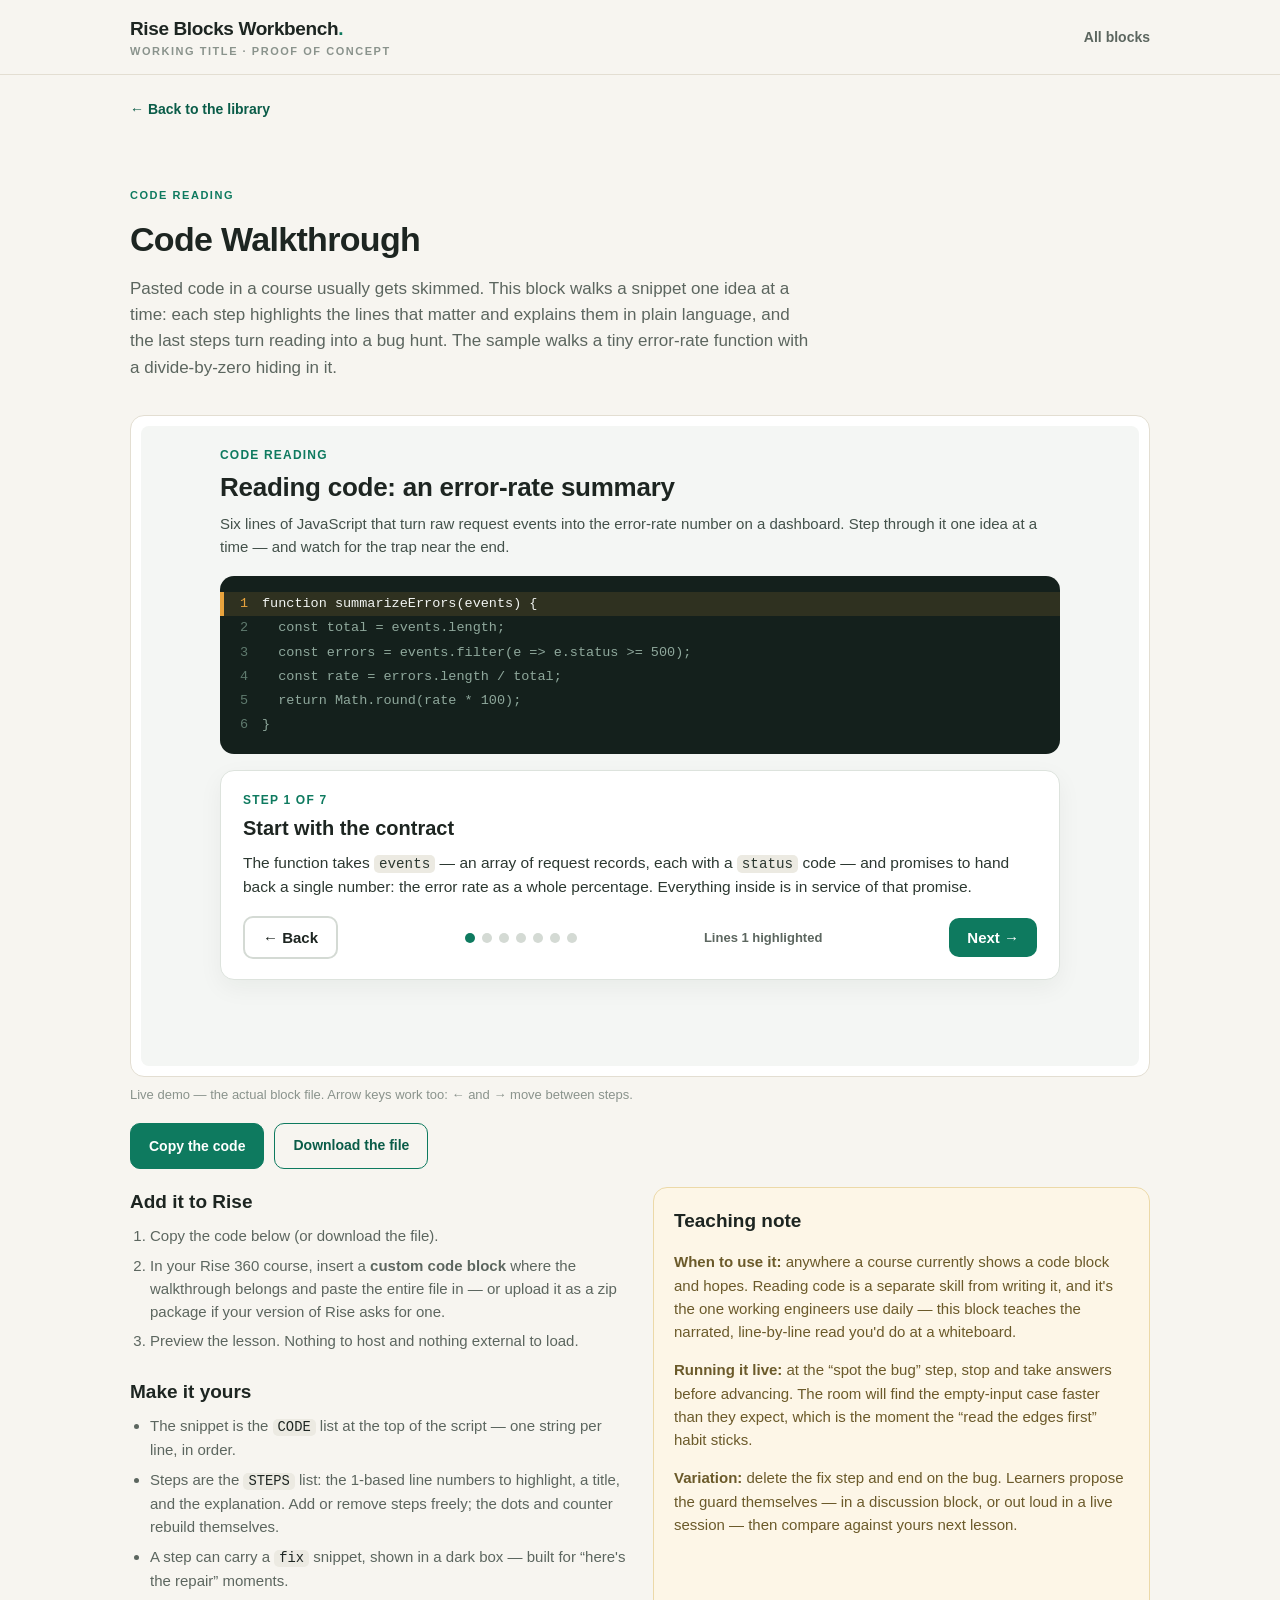
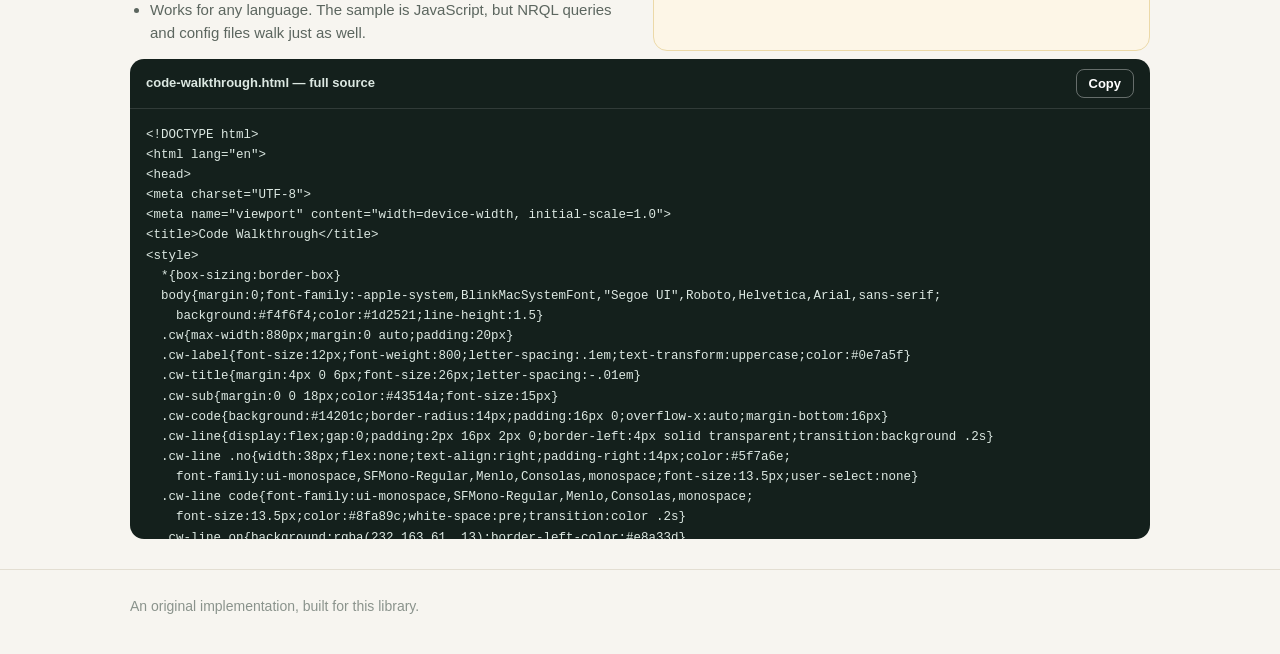
<file: library/code-walkthrough.html>
<!DOCTYPE html>
<html lang="en">
<head>
<meta charset="UTF-8">
<meta name="viewport" content="width=device-width, initial-scale=1.0">
<title>Code Walkthrough — Rise Blocks Workbench</title>
<link rel="stylesheet" href="../assets/site.css">
</head>
<body>

<header class="site-head">
  <div class="wrap">
    <a class="wordmark" href="../index.html">Rise Blocks Workbench<span class="dot">.</span>
      <small>Working title · proof of concept</small></a>
    <nav><a href="../index.html#blocks">All blocks</a></nav>
  </div>
</header>

<main class="wrap" data-block-file="../blocks/code-walkthrough.html">

  <p style="margin-top:22px"><a class="back" href="../index.html#blocks">← Back to the library</a></p>

  <section class="block-head">
    <span class="kind">Code reading</span>
    <h1>Code Walkthrough</h1>
    <p>Pasted code in a course usually gets skimmed. This block walks a snippet one idea at a time:
       each step highlights the lines that matter and explains them in plain language, and the last
       steps turn reading into a bug hunt. The sample walks a tiny error-rate function with a
       divide-by-zero hiding in it.</p>
  </section>

  <div class="demo-frame">
    <iframe src="../blocks/code-walkthrough.html" style="height:640px" title="Code Walkthrough live demo"></iframe>
  </div>
  <p class="demo-note">Live demo — the actual block file. Arrow keys work too: ← and → move between steps.</p>

  <div class="actions">
    <button class="btn" data-copy-block>Copy the code</button>
    <a class="btn ghost" href="../blocks/code-walkthrough.html" download>Download the file</a>
  </div>

  <div class="cols">
    <div>
      <h2>Add it to Rise</h2>
      <ol>
        <li>Copy the code below (or download the file).</li>
        <li>In your Rise 360 course, insert a <b>custom code block</b> where the walkthrough belongs and paste the entire file in — or upload it as a zip package if your version of Rise asks for one.</li>
        <li>Preview the lesson. Nothing to host and nothing external to load.</li>
      </ol>
      <h2 style="margin-top:24px">Make it yours</h2>
      <ul>
        <li>The snippet is the <code>CODE</code> list at the top of the script — one string per line, in order.</li>
        <li>Steps are the <code>STEPS</code> list: the 1-based line numbers to highlight, a title, and the explanation. Add or remove steps freely; the dots and counter rebuild themselves.</li>
        <li>A step can carry a <code>fix</code> snippet, shown in a dark box — built for “here's the repair” moments.</li>
        <li>Works for any language. The sample is JavaScript, but NRQL queries and config files walk just as well.</li>
      </ul>
    </div>
    <div class="note-box">
      <h2>Teaching note</h2>
      <p><b>When to use it:</b> anywhere a course currently shows a code block and hopes. Reading code is a
         separate skill from writing it, and it's the one working engineers use daily — this block teaches
         the narrated, line-by-line read you'd do at a whiteboard.</p>
      <p><b>Running it live:</b> at the “spot the bug” step, stop and take answers before advancing.
         The room will find the empty-input case faster than they expect, which is the moment the
         “read the edges first” habit sticks.</p>
      <p><b>Variation:</b> delete the fix step and end on the bug. Learners propose the guard themselves —
         in a discussion block, or out loud in a live session — then compare against yours next lesson.</p>
    </div>
  </div>

  <div class="source-box">
    <header><span>code-walkthrough.html — full source</span>
      <button class="copy-mini" data-copy-block>Copy</button></header>
    <pre><code id="sourceCode">Loading source…</code></pre>
  </div>

</main>

<footer class="site-foot">
  <div class="wrap">An original implementation, built for this library.</div>
</footer>

<script src="../assets/site.js"></script>
</body>
</html>
</file>
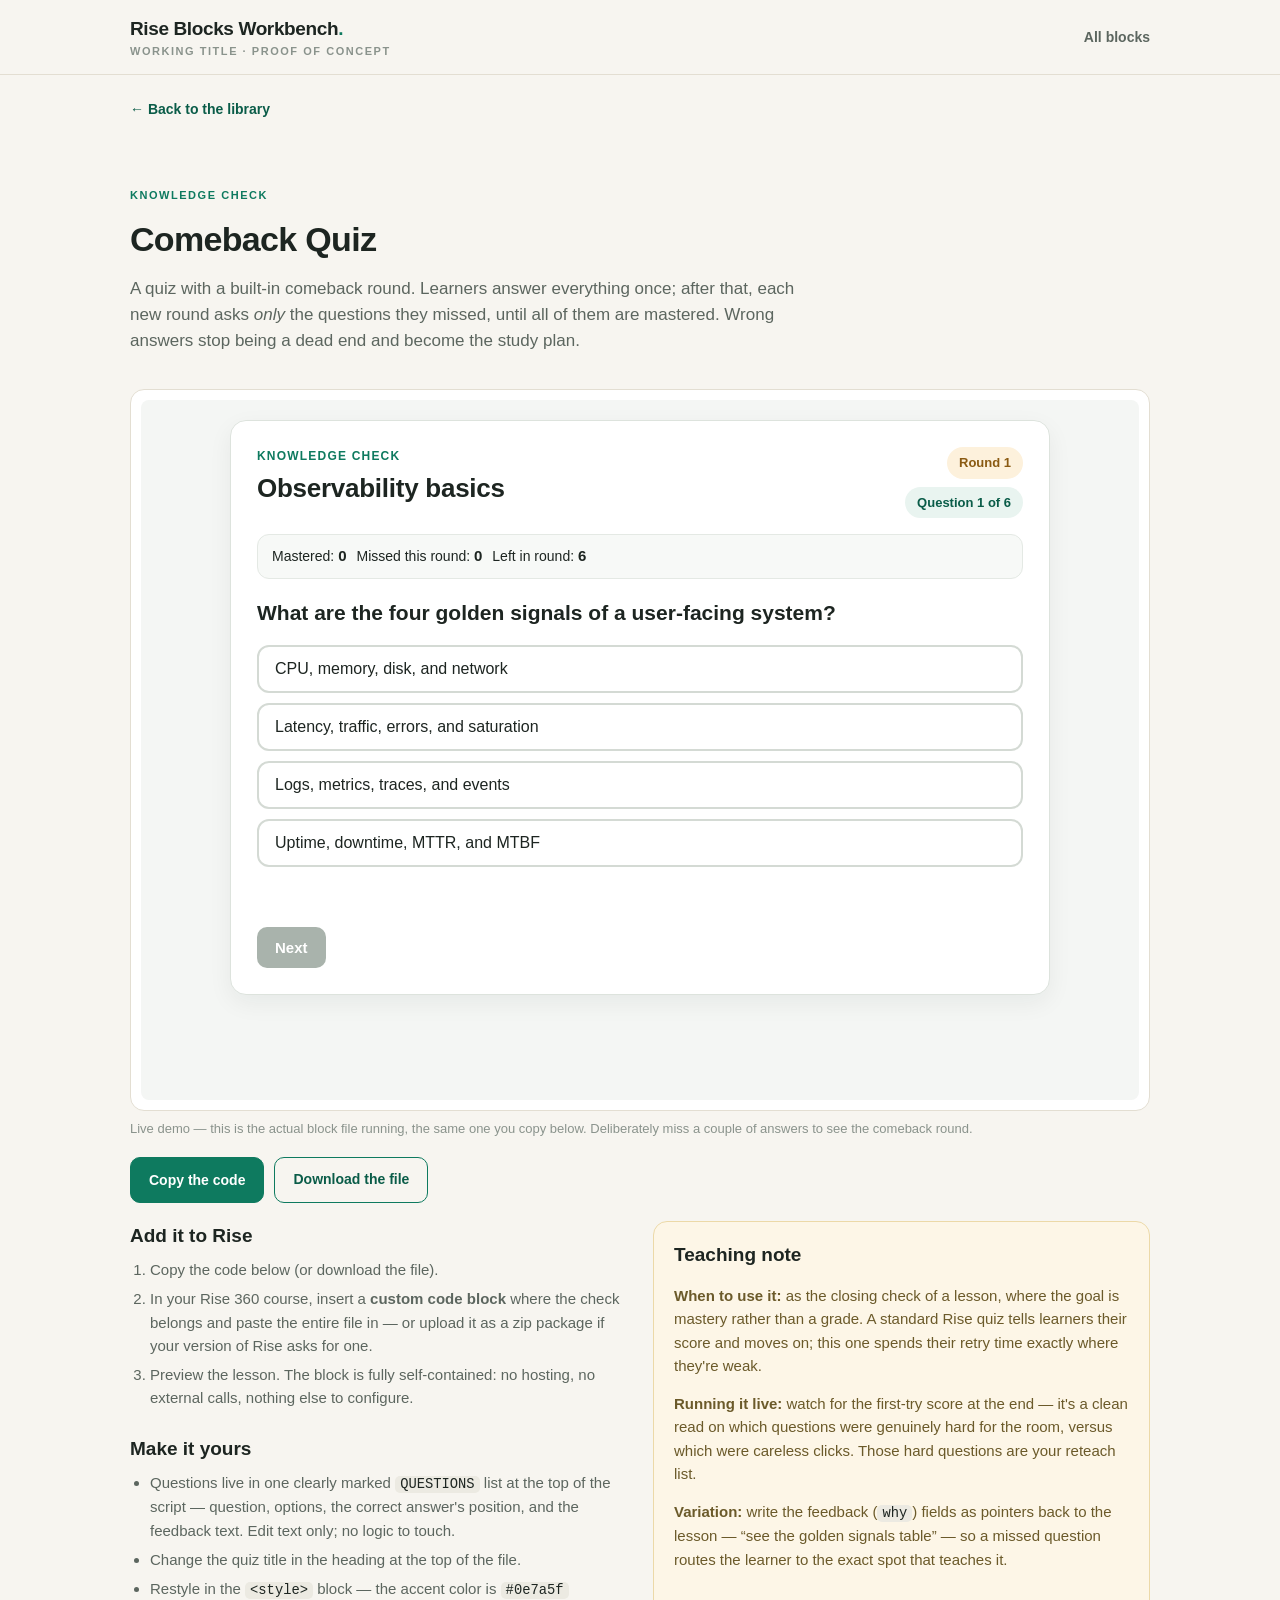
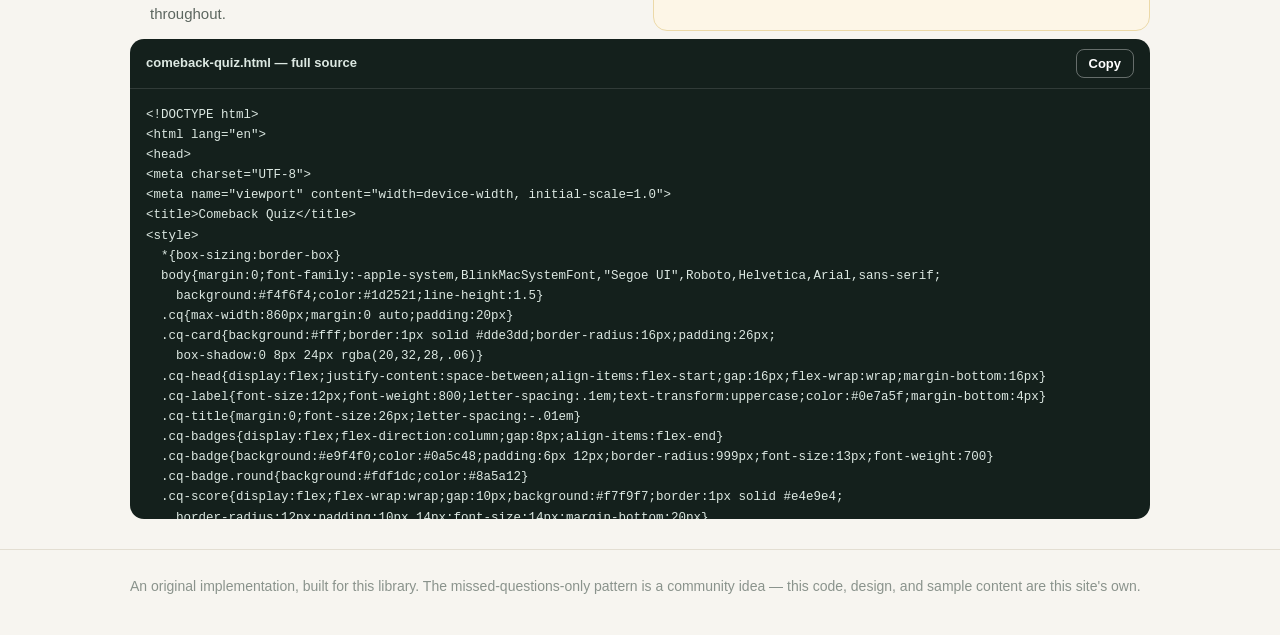
<file: library/comeback-quiz.html>
<!DOCTYPE html>
<html lang="en">
<head>
<meta charset="UTF-8">
<meta name="viewport" content="width=device-width, initial-scale=1.0">
<title>Comeback Quiz — Rise Blocks Workbench</title>
<link rel="stylesheet" href="../assets/site.css">
</head>
<body>

<header class="site-head">
  <div class="wrap">
    <a class="wordmark" href="../index.html">Rise Blocks Workbench<span class="dot">.</span>
      <small>Working title · proof of concept</small></a>
    <nav><a href="../index.html#blocks">All blocks</a></nav>
  </div>
</header>

<main class="wrap" data-block-file="../blocks/comeback-quiz.html">

  <p style="margin-top:22px"><a class="back" href="../index.html#blocks">← Back to the library</a></p>

  <section class="block-head">
    <span class="kind">Knowledge check</span>
    <h1>Comeback Quiz</h1>
    <p>A quiz with a built-in comeback round. Learners answer everything once; after that, each new
       round asks <em>only</em> the questions they missed, until all of them are mastered.
       Wrong answers stop being a dead end and become the study plan.</p>
  </section>

  <div class="demo-frame">
    <iframe src="../blocks/comeback-quiz.html" style="height:700px" title="Comeback Quiz live demo"></iframe>
  </div>
  <p class="demo-note">Live demo — this is the actual block file running, the same one you copy below. Deliberately miss a couple of answers to see the comeback round.</p>

  <div class="actions">
    <button class="btn" data-copy-block>Copy the code</button>
    <a class="btn ghost" href="../blocks/comeback-quiz.html" download>Download the file</a>
  </div>

  <div class="cols">
    <div>
      <h2>Add it to Rise</h2>
      <ol>
        <li>Copy the code below (or download the file).</li>
        <li>In your Rise 360 course, insert a <b>custom code block</b> where the check belongs and paste the entire file in — or upload it as a zip package if your version of Rise asks for one.</li>
        <li>Preview the lesson. The block is fully self-contained: no hosting, no external calls, nothing else to configure.</li>
      </ol>
      <h2 style="margin-top:24px">Make it yours</h2>
      <ul>
        <li>Questions live in one clearly marked <code>QUESTIONS</code> list at the top of the script — question, options, the correct answer's position, and the feedback text. Edit text only; no logic to touch.</li>
        <li>Change the quiz title in the heading at the top of the file.</li>
        <li>Restyle in the <code>&lt;style&gt;</code> block — the accent color is <code>#0e7a5f</code> throughout.</li>
      </ul>
    </div>
    <div class="note-box">
      <h2>Teaching note</h2>
      <p><b>When to use it:</b> as the closing check of a lesson, where the goal is mastery rather than a grade.
         A standard Rise quiz tells learners their score and moves on; this one spends their retry time
         exactly where they're weak.</p>
      <p><b>Running it live:</b> watch for the first-try score at the end — it's a clean read on which
         questions were genuinely hard for the room, versus which were careless clicks. Those hard
         questions are your reteach list.</p>
      <p><b>Variation:</b> write the feedback (<code>why</code>) fields as pointers back to the lesson —
         “see the golden signals table” — so a missed question routes the learner to the exact spot
         that teaches it.</p>
    </div>
  </div>

  <div class="source-box">
    <header><span>comeback-quiz.html — full source</span>
      <button class="copy-mini" data-copy-block>Copy</button></header>
    <pre><code id="sourceCode">Loading source…</code></pre>
  </div>

</main>

<footer class="site-foot">
  <div class="wrap">An original implementation, built for this library. The missed-questions-only pattern is a
    community idea — this code, design, and sample content are this site's own.</div>
</footer>

<script src="../assets/site.js"></script>
</body>
</html>
</file>
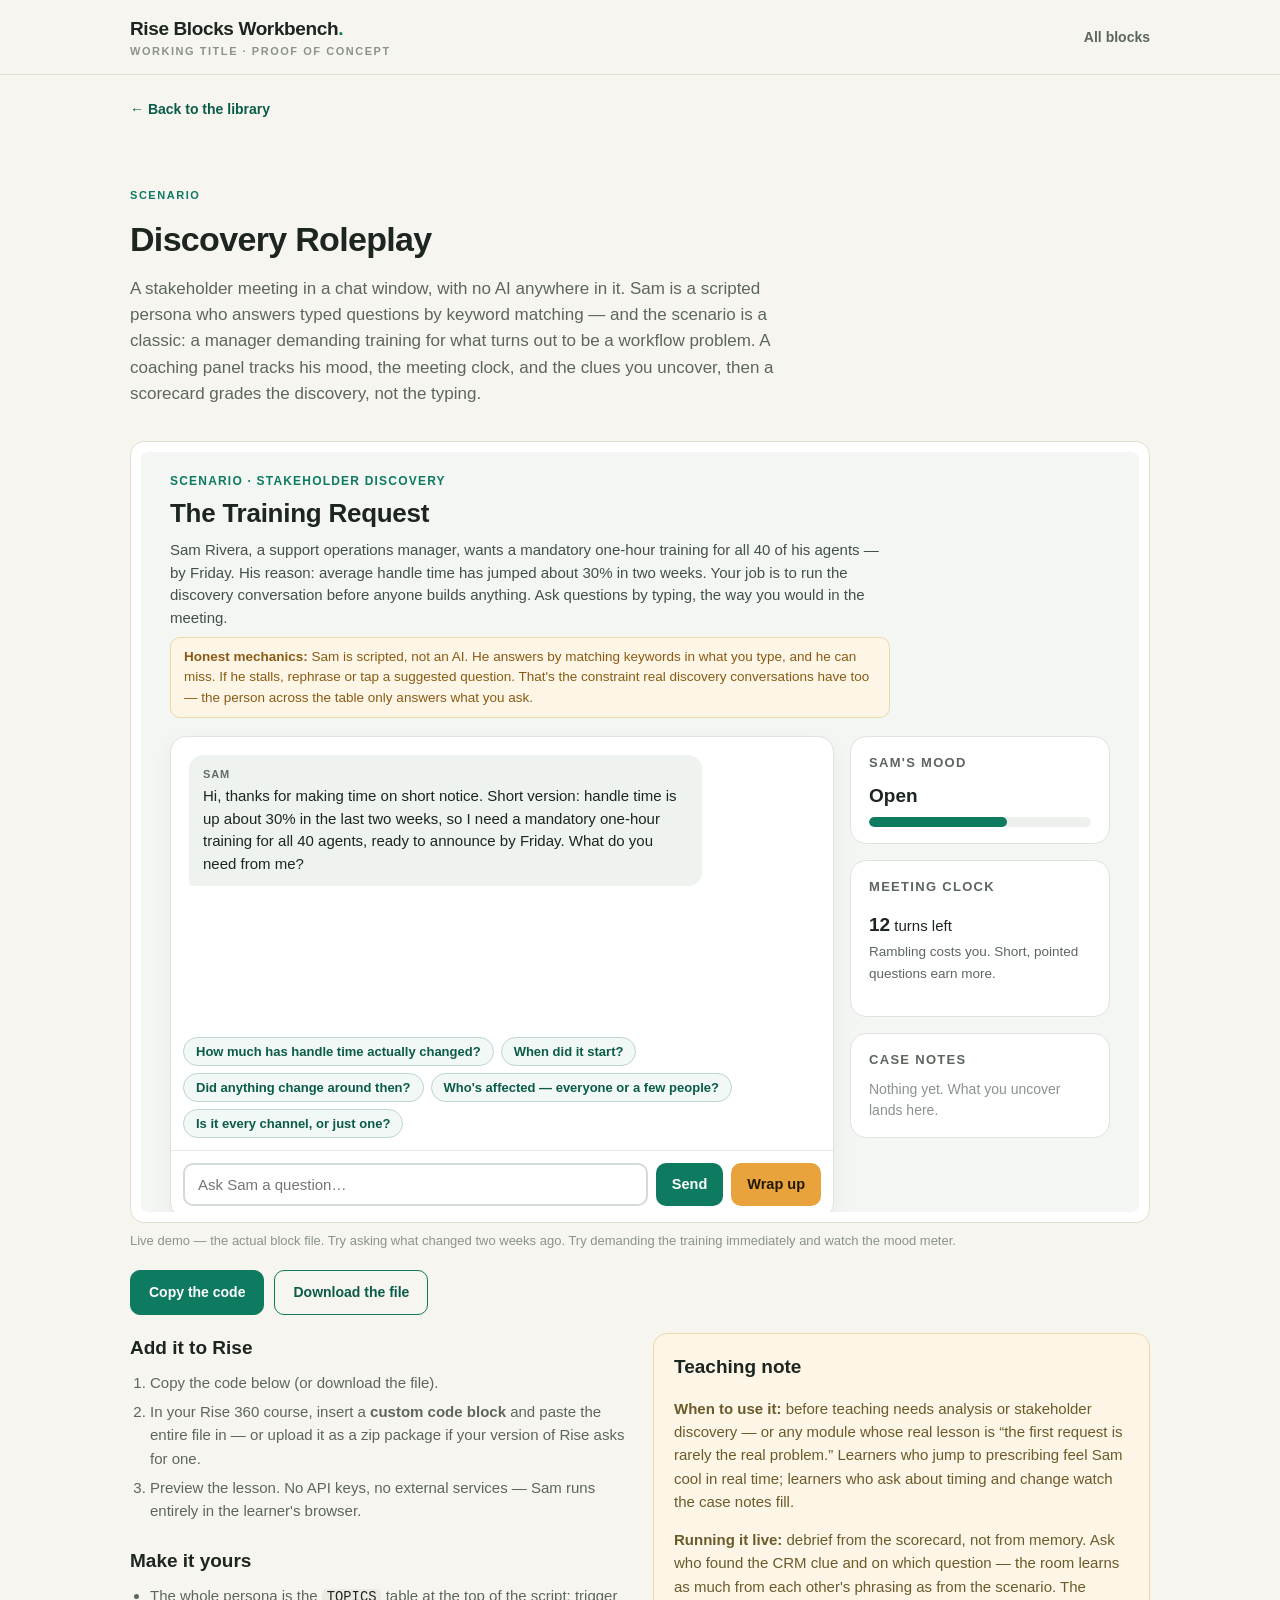
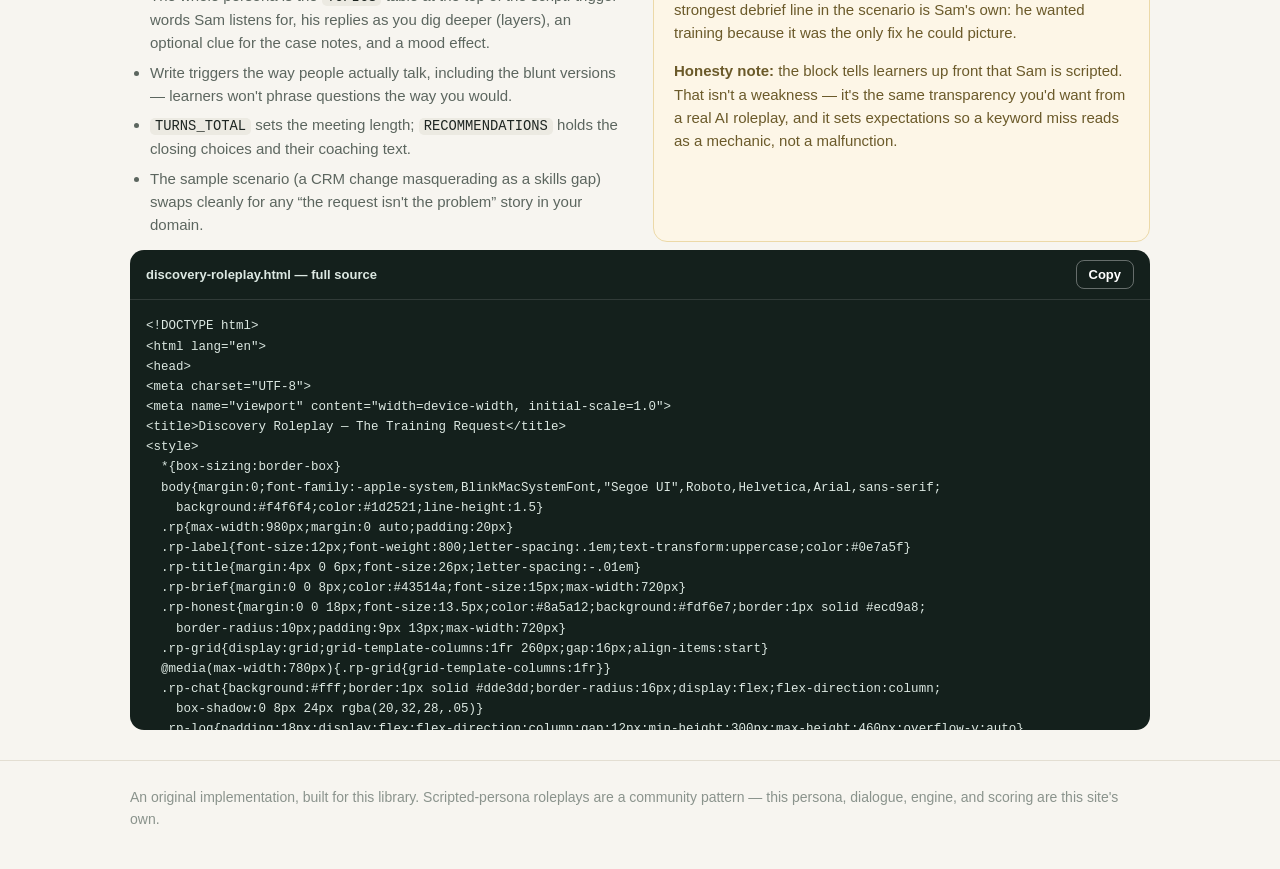
<file: library/discovery-roleplay.html>
<!DOCTYPE html>
<html lang="en">
<head>
<meta charset="UTF-8">
<meta name="viewport" content="width=device-width, initial-scale=1.0">
<title>Discovery Roleplay — Rise Blocks Workbench</title>
<link rel="stylesheet" href="../assets/site.css">
</head>
<body>

<header class="site-head">
  <div class="wrap">
    <a class="wordmark" href="../index.html">Rise Blocks Workbench<span class="dot">.</span>
      <small>Working title · proof of concept</small></a>
    <nav><a href="../index.html#blocks">All blocks</a></nav>
  </div>
</header>

<main class="wrap" data-block-file="../blocks/discovery-roleplay.html">

  <p style="margin-top:22px"><a class="back" href="../index.html#blocks">← Back to the library</a></p>

  <section class="block-head">
    <span class="kind">Scenario</span>
    <h1>Discovery Roleplay</h1>
    <p>A stakeholder meeting in a chat window, with no AI anywhere in it. Sam is a scripted persona who
       answers typed questions by keyword matching — and the scenario is a classic: a manager demanding
       training for what turns out to be a workflow problem. A coaching panel tracks his mood, the
       meeting clock, and the clues you uncover, then a scorecard grades the discovery, not the typing.</p>
  </section>

  <div class="demo-frame">
    <iframe src="../blocks/discovery-roleplay.html" style="height:760px" title="Discovery Roleplay live demo"></iframe>
  </div>
  <p class="demo-note">Live demo — the actual block file. Try asking what changed two weeks ago. Try demanding the training immediately and watch the mood meter.</p>

  <div class="actions">
    <button class="btn" data-copy-block>Copy the code</button>
    <a class="btn ghost" href="../blocks/discovery-roleplay.html" download>Download the file</a>
  </div>

  <div class="cols">
    <div>
      <h2>Add it to Rise</h2>
      <ol>
        <li>Copy the code below (or download the file).</li>
        <li>In your Rise 360 course, insert a <b>custom code block</b> and paste the entire file in — or upload it as a zip package if your version of Rise asks for one.</li>
        <li>Preview the lesson. No API keys, no external services — Sam runs entirely in the learner's browser.</li>
      </ol>
      <h2 style="margin-top:24px">Make it yours</h2>
      <ul>
        <li>The whole persona is the <code>TOPICS</code> table at the top of the script: trigger words Sam listens for, his replies as you dig deeper (layers), an optional clue for the case notes, and a mood effect.</li>
        <li>Write triggers the way people actually talk, including the blunt versions — learners won't phrase questions the way you would.</li>
        <li><code>TURNS_TOTAL</code> sets the meeting length; <code>RECOMMENDATIONS</code> holds the closing choices and their coaching text.</li>
        <li>The sample scenario (a CRM change masquerading as a skills gap) swaps cleanly for any “the request isn't the problem” story in your domain.</li>
      </ul>
    </div>
    <div class="note-box">
      <h2>Teaching note</h2>
      <p><b>When to use it:</b> before teaching needs analysis or stakeholder discovery — or any module whose
         real lesson is “the first request is rarely the real problem.” Learners who jump to prescribing
         feel Sam cool in real time; learners who ask about timing and change watch the case notes fill.</p>
      <p><b>Running it live:</b> debrief from the scorecard, not from memory. Ask who found the CRM clue and
         on which question — the room learns as much from each other's phrasing as from the scenario.
         The strongest debrief line in the scenario is Sam's own: he wanted training because it was the
         only fix he could picture.</p>
      <p><b>Honesty note:</b> the block tells learners up front that Sam is scripted. That isn't a weakness —
         it's the same transparency you'd want from a real AI roleplay, and it sets expectations so a
         keyword miss reads as a mechanic, not a malfunction.</p>
    </div>
  </div>

  <div class="source-box">
    <header><span>discovery-roleplay.html — full source</span>
      <button class="copy-mini" data-copy-block>Copy</button></header>
    <pre><code id="sourceCode">Loading source…</code></pre>
  </div>

</main>

<footer class="site-foot">
  <div class="wrap">An original implementation, built for this library. Scripted-persona roleplays are a
    community pattern — this persona, dialogue, engine, and scoring are this site's own.</div>
</footer>

<script src="../assets/site.js"></script>
</body>
</html>
</file>
<file: assets/site.css>
/* Rise Blocks Workbench — site styles (showcase only; blocks carry their own styles) */
:root{
  --paper:#f7f5f0; --ink:#1d2521; --muted:#5c665f; --faint:#8a938c;
  --accent:#0e7a5f; --accent-dark:#0a5c48; --amber:#e8a33d;
  --card:#ffffff; --line:#e3ded2; --code-bg:#14201c; --code-ink:#dce8e2;
  --radius:14px;
}
*{box-sizing:border-box}
html{scroll-behavior:smooth}
body{margin:0;background:var(--paper);color:var(--ink);
  font-family:-apple-system,BlinkMacSystemFont,"Segoe UI",Roboto,Helvetica,Arial,sans-serif;
  line-height:1.55;-webkit-font-smoothing:antialiased}
a{color:var(--accent-dark)}
.wrap{max-width:1060px;margin:0 auto;padding:0 20px}

/* header */
.site-head{border-bottom:1px solid var(--line);background:rgba(247,245,240,.92);
  position:sticky;top:0;z-index:10;backdrop-filter:blur(6px)}
.site-head .wrap{display:flex;align-items:center;justify-content:space-between;padding-top:14px;padding-bottom:14px}
.wordmark{font-weight:800;letter-spacing:-.02em;font-size:19px;color:var(--ink);text-decoration:none}
.wordmark .dot{color:var(--accent)}
.wordmark small{display:block;font-weight:600;font-size:11px;letter-spacing:.14em;text-transform:uppercase;color:var(--faint)}
.site-head nav a{color:var(--muted);text-decoration:none;font-size:14px;font-weight:600;margin-left:20px}
.site-head nav a:hover{color:var(--ink)}

/* hero */
.hero{padding:64px 0 30px}
.hero h1{font-size:42px;line-height:1.12;letter-spacing:-.03em;margin:0 0 14px;max-width:640px}
.hero h1 em{font-style:normal;color:var(--accent)}
.hero p{font-size:18px;color:var(--muted);max-width:600px;margin:0 0 22px}
.chips{display:flex;flex-wrap:wrap;gap:8px}
.chip{font-size:13px;font-weight:700;background:var(--card);border:1px solid var(--line);
  border-radius:999px;padding:6px 12px;color:var(--ink)}
.chip b{color:var(--accent)}

/* catalog */
.catalog{padding:26px 0 10px}
.catalog h2,.section h2{font-size:24px;letter-spacing:-.02em;margin:0 0 6px}
.catalog .lede,.section .lede{color:var(--muted);margin:0 0 22px;max-width:640px}
.grid{display:grid;grid-template-columns:repeat(auto-fill,minmax(300px,1fr));gap:18px}
.card{background:var(--card);border:1px solid var(--line);border-radius:var(--radius);
  padding:22px;display:flex;flex-direction:column;gap:10px;text-decoration:none;color:var(--ink);
  transition:transform .15s ease,box-shadow .15s ease}
.card:hover{transform:translateY(-3px);box-shadow:0 12px 28px rgba(20,32,28,.10)}
.card .kind{font-size:11px;font-weight:800;letter-spacing:.14em;text-transform:uppercase;color:var(--accent)}
.card h3{margin:0;font-size:20px;letter-spacing:-.01em}
.card p{margin:0;color:var(--muted);font-size:15px;flex:1}
.card .go{font-weight:700;color:var(--accent-dark);font-size:14px}
.card.soon{opacity:.72;border-style:dashed}
.tags{display:flex;flex-wrap:wrap;gap:6px}
.tag{font-size:12px;font-weight:600;background:var(--paper);border:1px solid var(--line);
  border-radius:999px;padding:3px 9px;color:var(--muted)}

/* sections */
.section{padding:38px 0}
.principles{display:grid;grid-template-columns:repeat(auto-fill,minmax(230px,1fr));gap:18px}
.principle{background:var(--card);border:1px solid var(--line);border-radius:var(--radius);padding:18px}
.principle h3{margin:0 0 6px;font-size:16px}
.principle p{margin:0;color:var(--muted);font-size:14px}

/* block page */
.block-head{padding:44px 0 8px}
.block-head .kind{font-size:11px;font-weight:800;letter-spacing:.14em;text-transform:uppercase;color:var(--accent)}
.block-head h1{font-size:34px;letter-spacing:-.02em;margin:6px 0 10px}
.block-head p{color:var(--muted);font-size:17px;max-width:680px;margin:0}
.demo-frame{background:var(--card);border:1px solid var(--line);border-radius:var(--radius);
  padding:10px;margin:26px 0 8px}
.demo-frame iframe{width:100%;border:0;border-radius:8px;display:block;background:#fff}
.demo-note{font-size:13px;color:var(--faint);margin:0 0 8px}
.actions{display:flex;flex-wrap:wrap;gap:10px;margin:18px 0}
.btn{appearance:none;border:1px solid var(--accent);background:var(--accent);color:#fff;
  font-weight:700;font-size:14px;border-radius:10px;padding:11px 18px;cursor:pointer;text-decoration:none}
.btn:hover{background:var(--accent-dark)}
.btn.ghost{background:transparent;color:var(--accent-dark)}
.btn.ghost:hover{background:#e9f4f0}
.cols{display:grid;grid-template-columns:1fr 1fr;gap:26px}
@media(max-width:760px){.cols{grid-template-columns:1fr}.hero h1{font-size:32px}}
.cols h2{font-size:19px;margin:0 0 8px}
.cols p,.cols li{color:var(--muted);font-size:15px}
.cols ol,.cols ul{margin:0;padding-left:20px}
.cols li{margin-bottom:6px}
.cols code,.inline-code{font-family:ui-monospace,SFMono-Regular,Menlo,Consolas,monospace;
  font-size:.92em;background:#eceae2;border-radius:5px;padding:1px 5px;color:var(--ink)}
.note-box{background:#fdf6e7;border:1px solid #ecd9a8;border-radius:var(--radius);padding:18px 20px}
.note-box h2{margin-top:0}
.note-box p{color:#6b5a2a}
.source-box{background:var(--code-bg);border-radius:var(--radius);margin:8px 0 30px;overflow:hidden}
.source-box header{display:flex;justify-content:space-between;align-items:center;
  padding:10px 16px;border-bottom:1px solid rgba(255,255,255,.12);color:var(--code-ink);
  font-size:13px;font-weight:700}
.source-box pre{margin:0;max-height:430px;overflow:auto;padding:16px}
.source-box code{font-family:ui-monospace,SFMono-Regular,Menlo,Consolas,monospace;
  font-size:12.5px;line-height:1.5;color:var(--code-ink);white-space:pre}
.copy-mini{background:transparent;border:1px solid rgba(255,255,255,.35);color:#fff;border-radius:8px;
  padding:6px 12px;font-weight:700;cursor:pointer;font-size:13px}
.copy-mini:hover{background:rgba(255,255,255,.12)}

/* footer */
.site-foot{border-top:1px solid var(--line);margin-top:30px;padding:26px 0 40px;color:var(--faint);font-size:14px}
.back{font-size:14px;font-weight:700;text-decoration:none}
</file>
